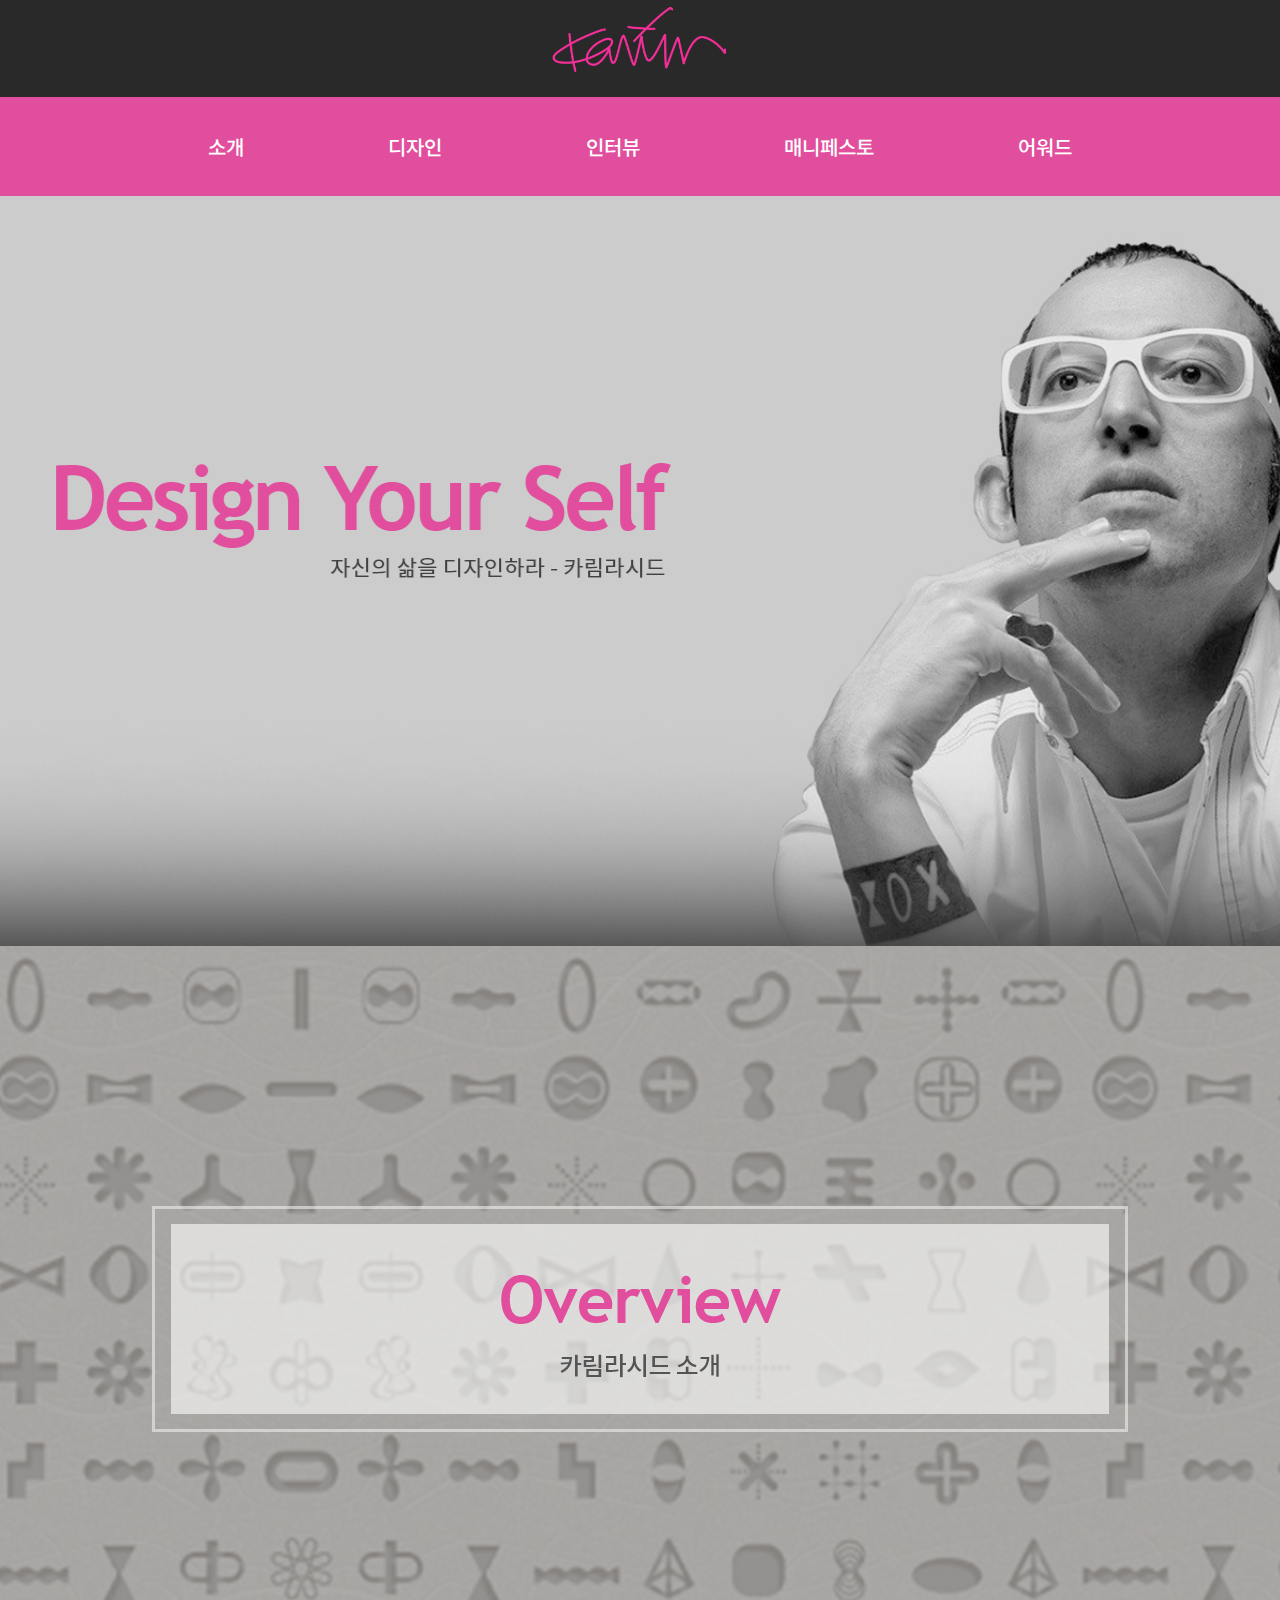
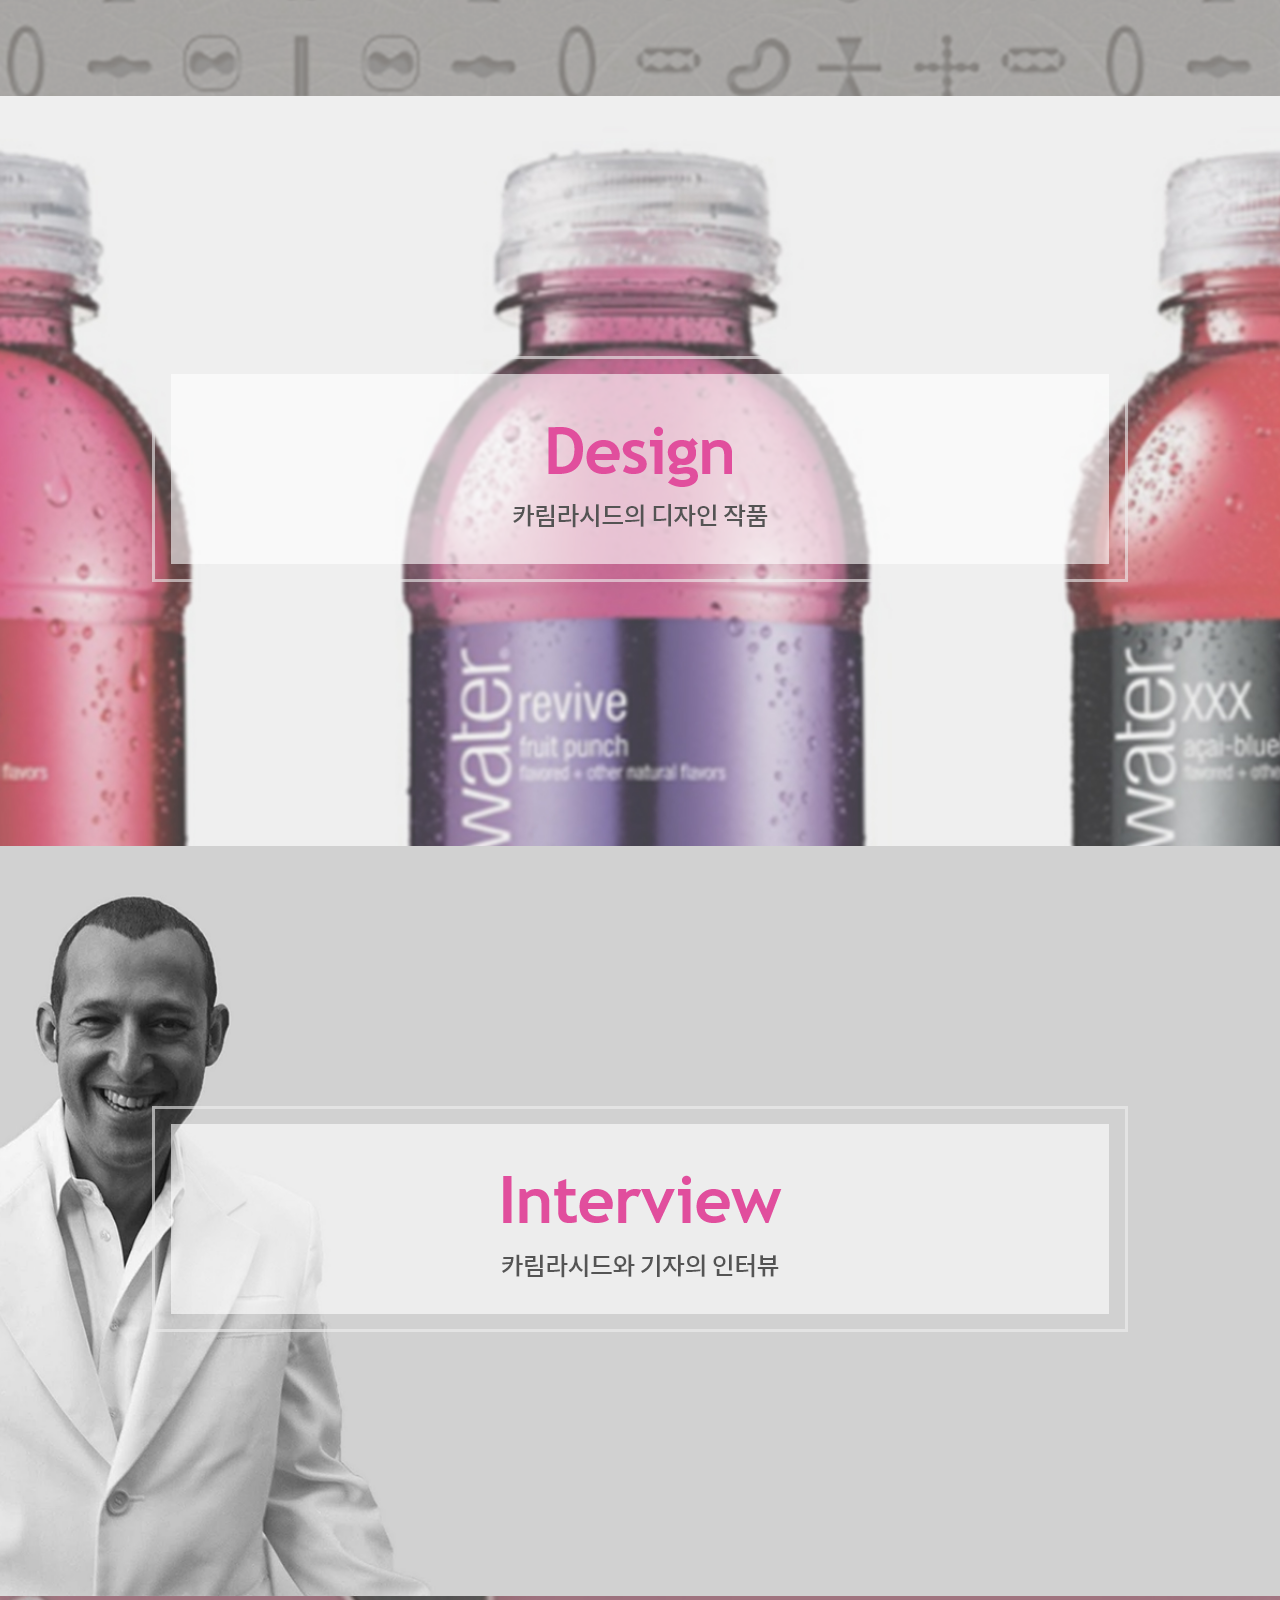
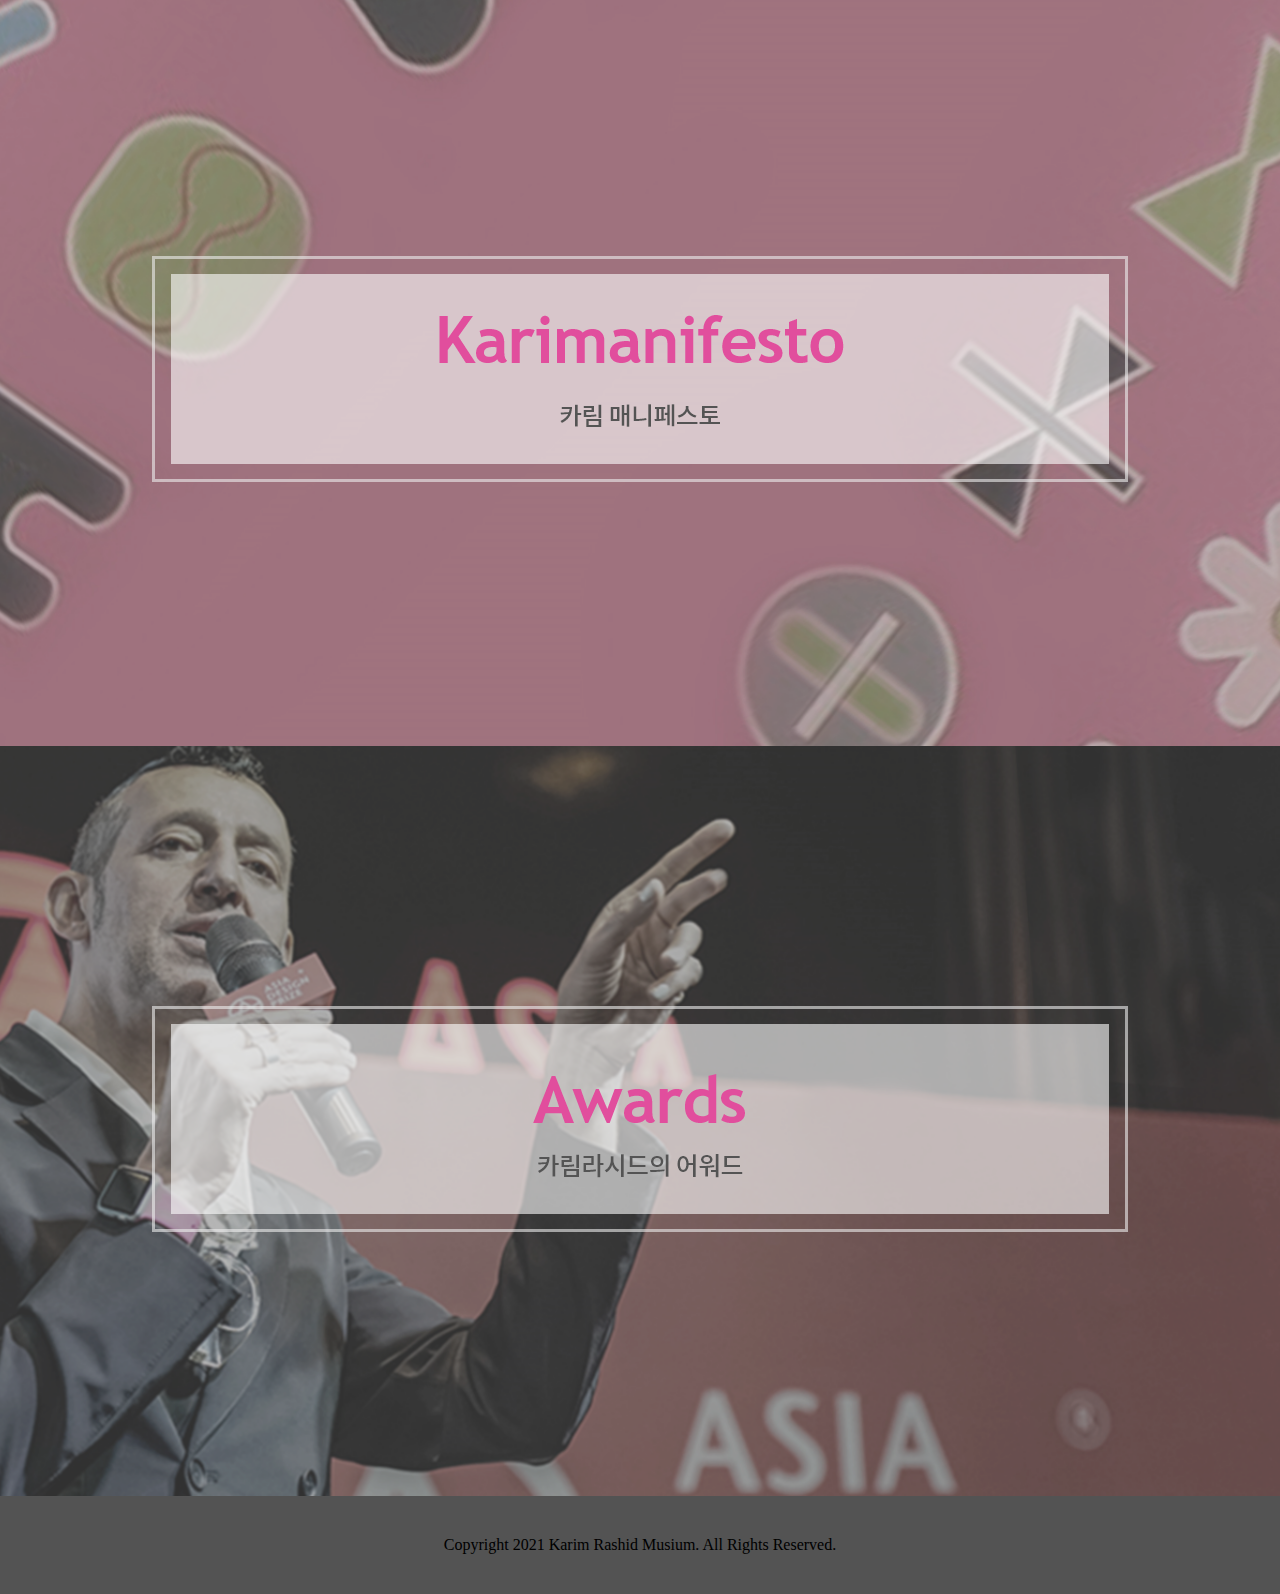
<file: index.html>
<!DOCTYPE html>
<html lang="ko" dir="ltr">
<head>
  <meta charset="utf-8">
  <title>Karim Rashid Museum</title>
  <link rel="stylesheet" href="css/master.css">
  <link rel="preconnect" href="https://fonts.gstatic.com">
  <link href="https://fonts.googleapis.com/css2?family=Noto+Sans+KR:wght@100;300;400;500;700;900&display=swap" rel="stylesheet">
</head>

  <body>

    <header><a href="index.html"><img src="img/00_01_logo.png" alt="카림라시드 로고"></a></header>

    <nav>
      <div class="menu">
        <ul>
          <li><a href="sub01.html">소개</a></li>
          <li><a href="sub02.html">디자인</a></li>
          <li><a href="sub03.html">인터뷰</a></li>
          <li><a href="sub04.html">매니페스토</a></li>
          <li><a href="sub05.html">어워드</a></li>
        </ul>
      </div>

    </nav>

    <section>

      <div class="bg bg1">
          <span class="tit1"><img src="img/00_02_title.png" alt=""></span>
      </div>
       <div class="bg bg2 bg_ext">
         <span class="bgwrap"><a href="sub01.html"><img src="img/00_04_title.png" alt=""></a></span>
        </div>
       <div class="bg bg3 bg_ext">
         <span class="bgwrap"><a href="sub02.html"><img src="img/00_06_title.png" alt=""></a></span>
        </div>
       <div class="bg bg4 bg_ext">
         <span class="bgwrap"><a href="sub03.html"><img src="img/00_08_title.png" alt=""></a></span>
        </div>
       <div class="bg bg5 bg_ext">
         <span class="bgwrap"><a href="sub04.html"><img src="img/00_10_title.png" alt=""></a></span>
        </div>
       <div class="bg bg6 bg_ext">
         <span class="bgwrap"><a href="sub05.html"><img src="img/00_12_title.png" alt=""></a></span>
        </div>

    </section>

    <footer>Copyright 2021 Karim Rashid Musium. All Rights Reserved.</footer>

  </body>
</html>
</file>
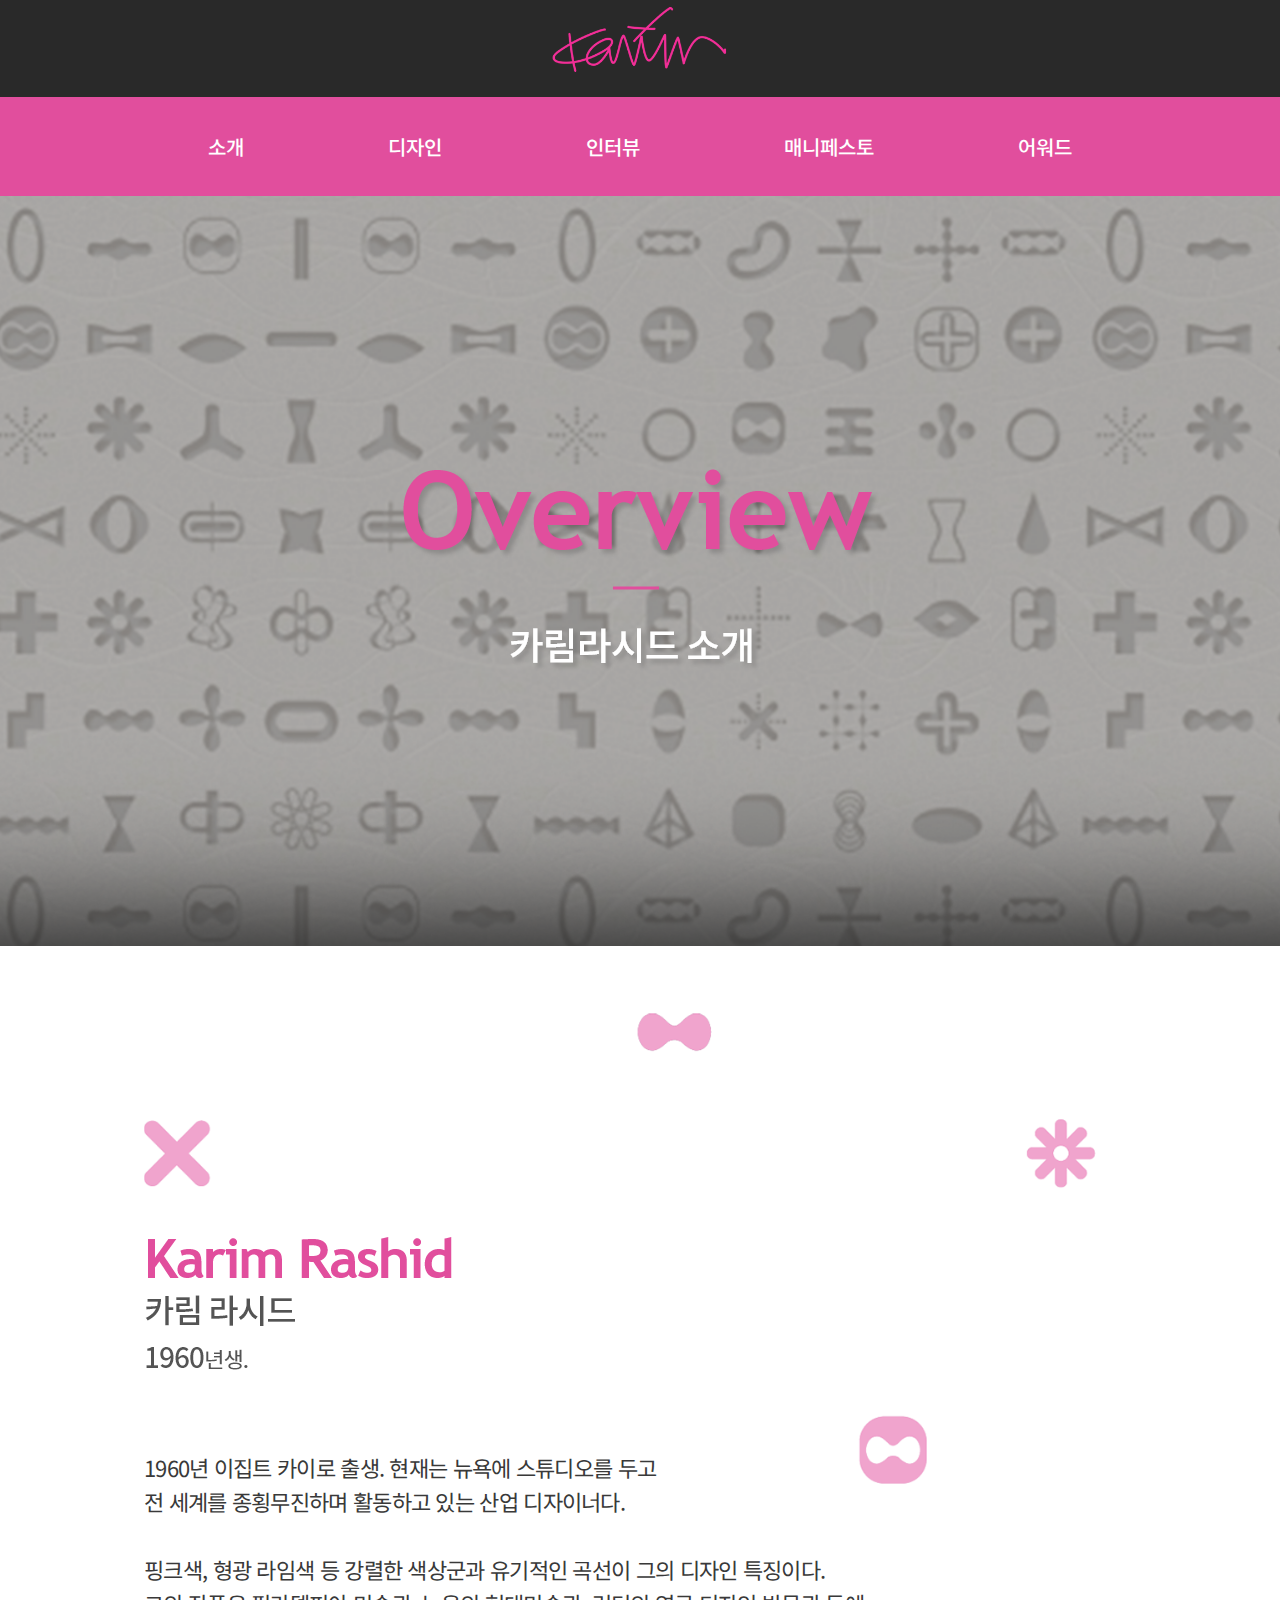
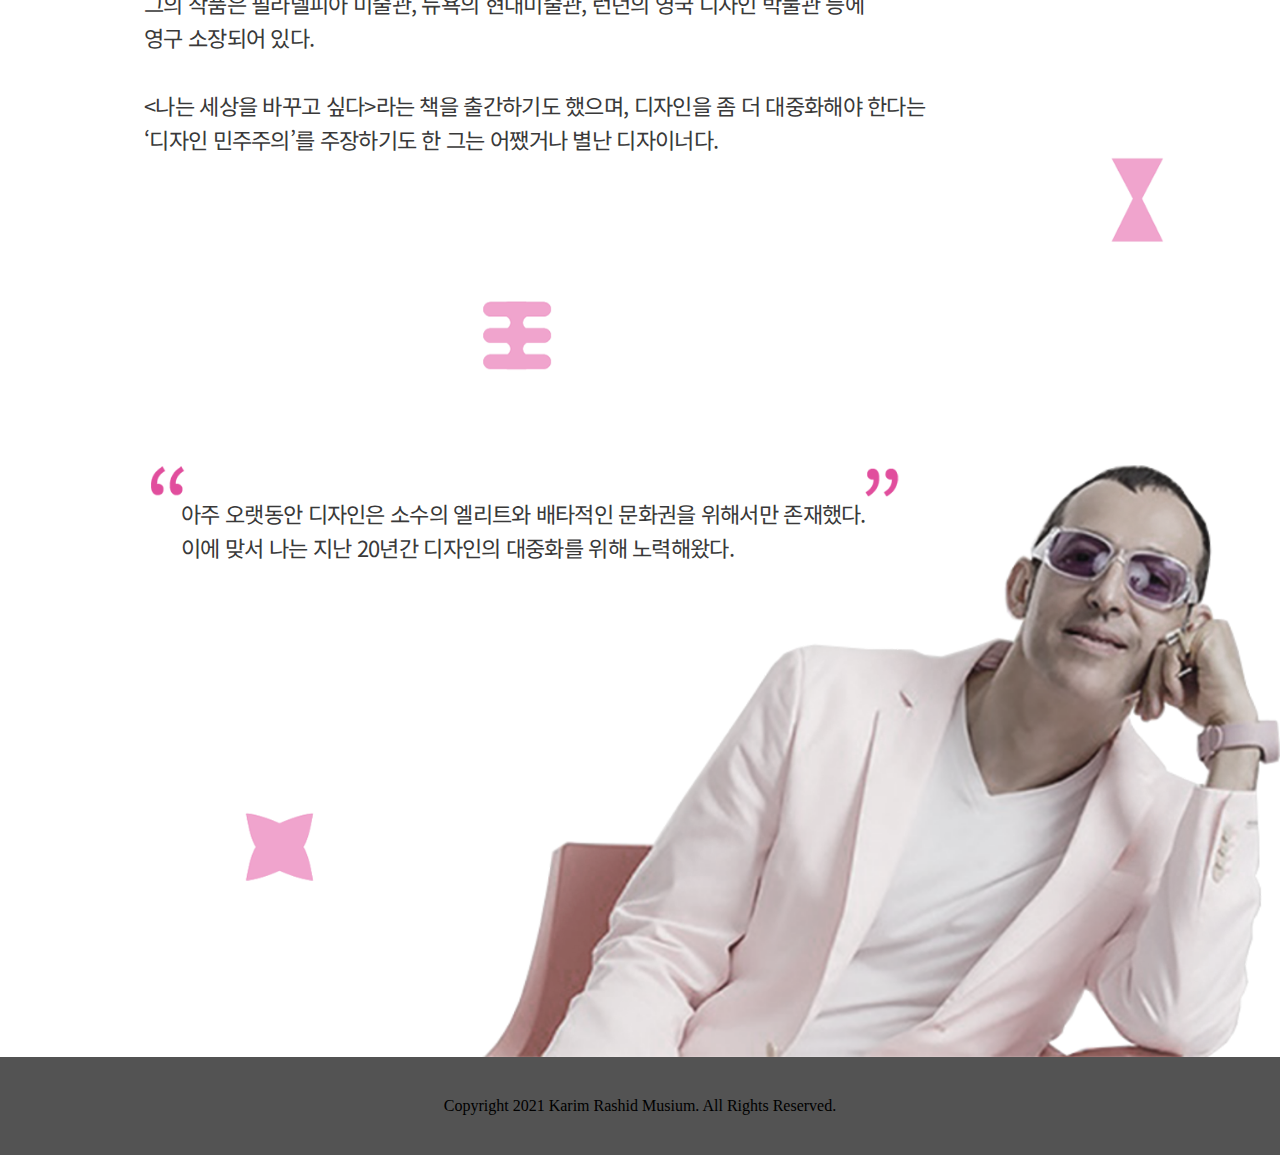
<file: sub01.html>
<!DOCTYPE html>
<html lang="ko" dir="ltr">
<head>
  <meta charset="utf-8">
  <title>Karim Rashid Museum</title>
  <link rel="stylesheet" href="css/master.css">
  <link rel="preconnect" href="https://fonts.gstatic.com">
  <link href="https://fonts.googleapis.com/css2?family=Noto+Sans+KR:wght@100;300;400;500;700;900&display=swap" rel="stylesheet">
</head>

  <body>

    <header><a href="index.html"><img src="img/00_01_logo.png" alt="카림라시드 로고"></a></header>

    <nav>
      <div class="menu">
        <ul>
          <li><a href="sub01.html">소개</a></li>
          <li><a href="sub02.html">디자인</a></li>
          <li><a href="sub03.html">인터뷰</a></li>
          <li><a href="sub04.html">매니페스토</a></li>
          <li><a href="sub05.html">어워드</a></li>
        </ul>
      </div>

    </nav>




    <section>

      <div class="bg bg1_sub01">
          <span class="tit2"><img src="img/01_02_title.png" alt=""></span>
      </div>

      <div class="sub_body">
        <div class="sub_body_wrap">
          <div class="sub01_tit">
            <img src="img/01_01.png" alt="">
          </div>
          <div class="sub01_copy">
            1960년 이집트 카이로 출생. 현재는 뉴욕에 스튜디오를 두고 <br>
            전 세계를 종횡무진하며 활동하고 있는 산업 디자이너다.<br><br>
            핑크색, 형광 라임색 등 강렬한 색상군과 유기적인 곡선이 그의 디자인 특징이다.<br>
            그의 작품은 필라델피아 미술관, 뉴욕의 현대미술관, 런던의 영국 디자인 박물관 등에<br>
            영구 소장되어 있다.<br><br> <나는 세상을 바꾸고 싶다>라는 책을 출간하기도 했으며,
            디자인을 좀 더 대중화해야 한다는 <br>‘디자인 민주주의’를 주장하기도 한 그는 어쨌거나 별난 디자이너다.
            <br><br><br><br><br><br><br><br><br><br><br>&nbsp;&nbsp;&nbsp;&nbsp;&nbsp;&nbsp;&nbsp;아주 오랫동안 디자인은 소수의 엘리트와 배타적인 문화권을 위해서만 존재했다.<br>
            &nbsp;&nbsp;&nbsp;&nbsp;&nbsp;&nbsp;&nbsp;이에 맞서 나는 지난 20년간 디자인의 대중화를 위해 노력해왔다.

          </div>
        </div>
      </div>

    </section>

    <footer>Copyright 2021 Karim Rashid Musium. All Rights Reserved.</footer>

  </body>
</html>
</file>
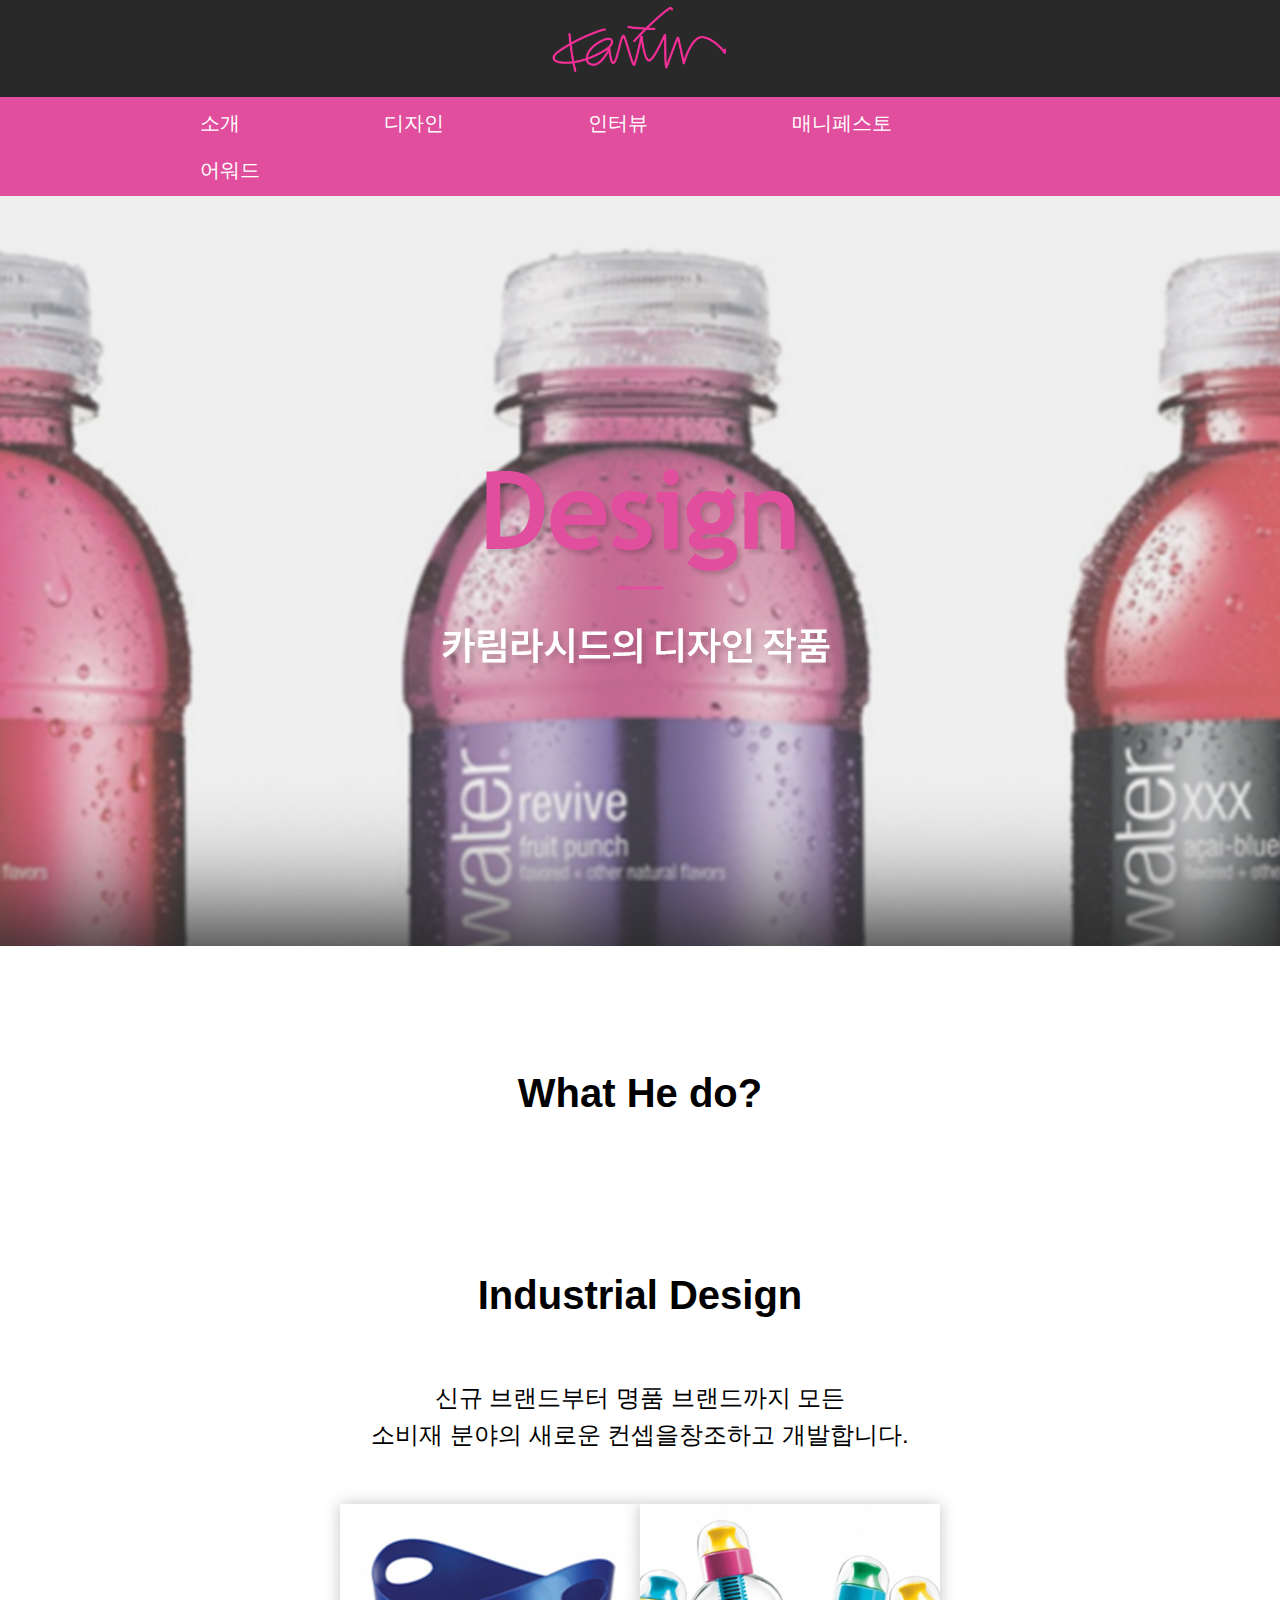
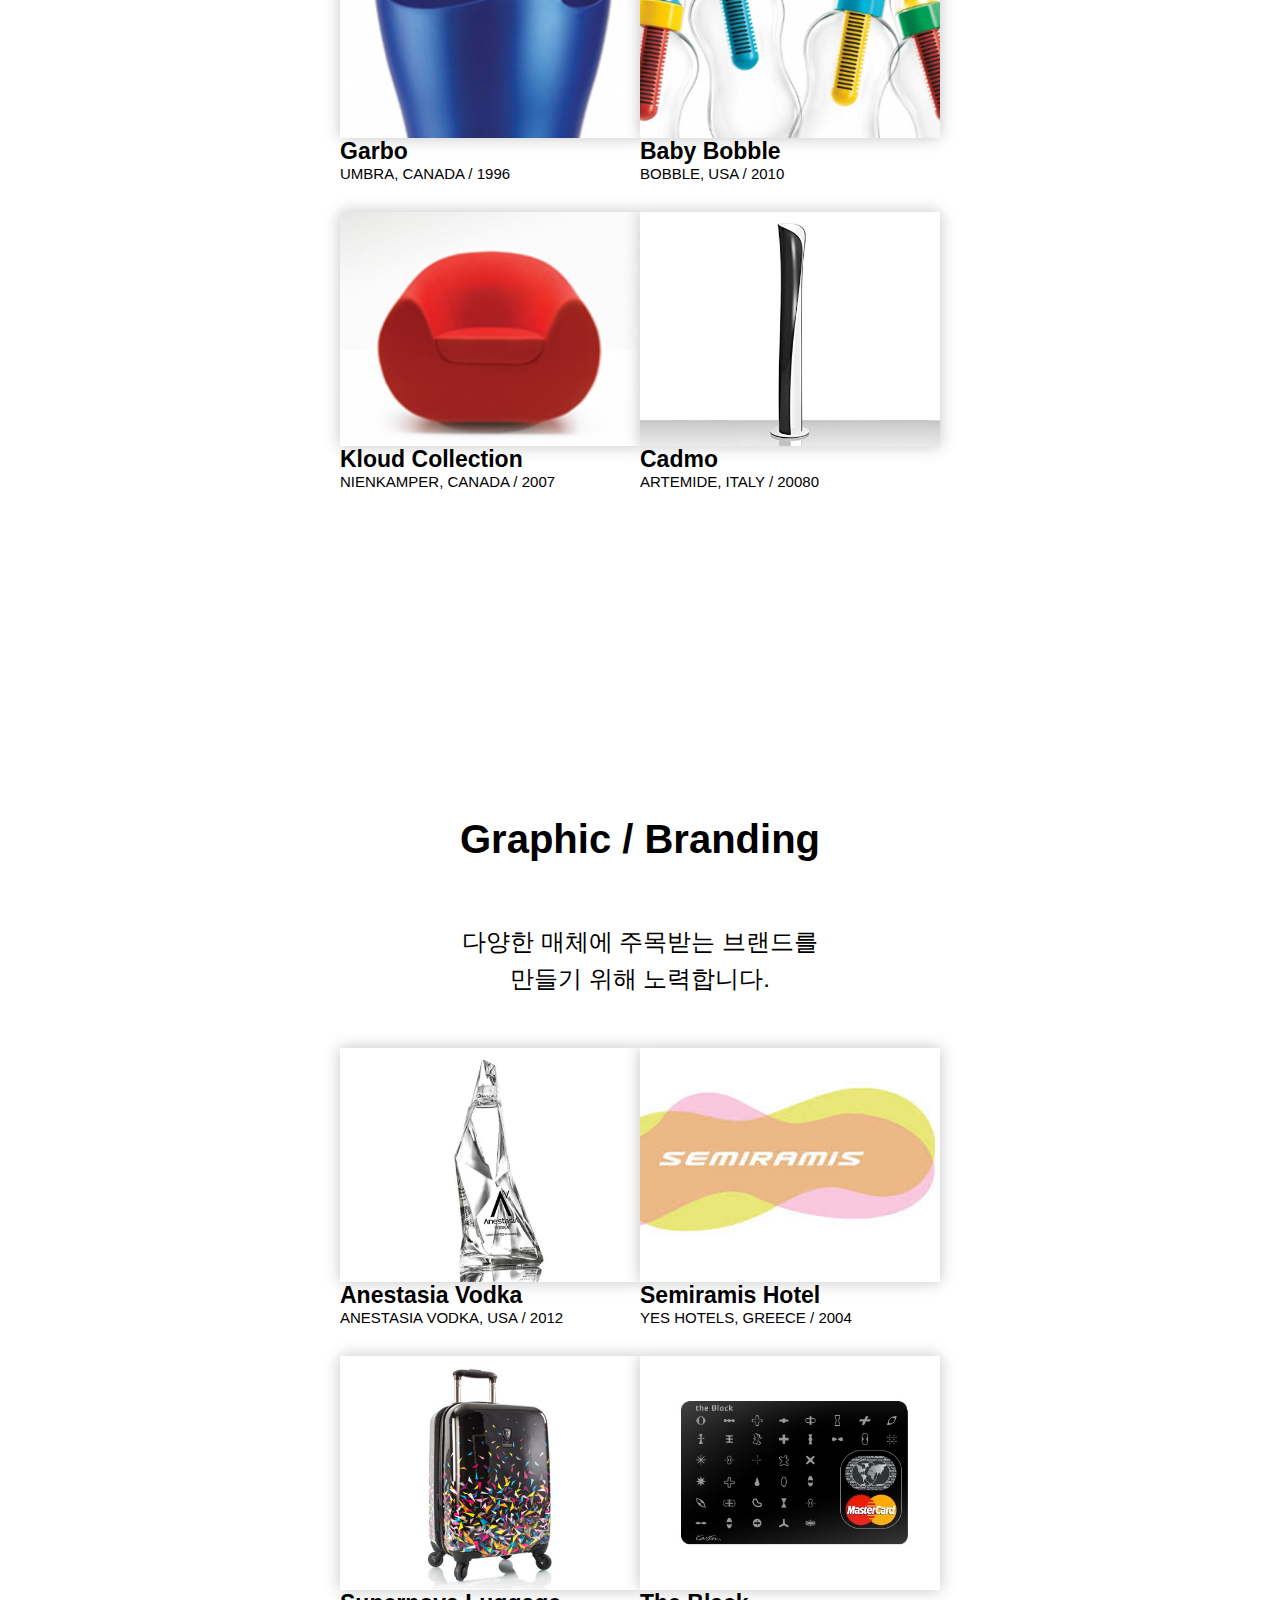
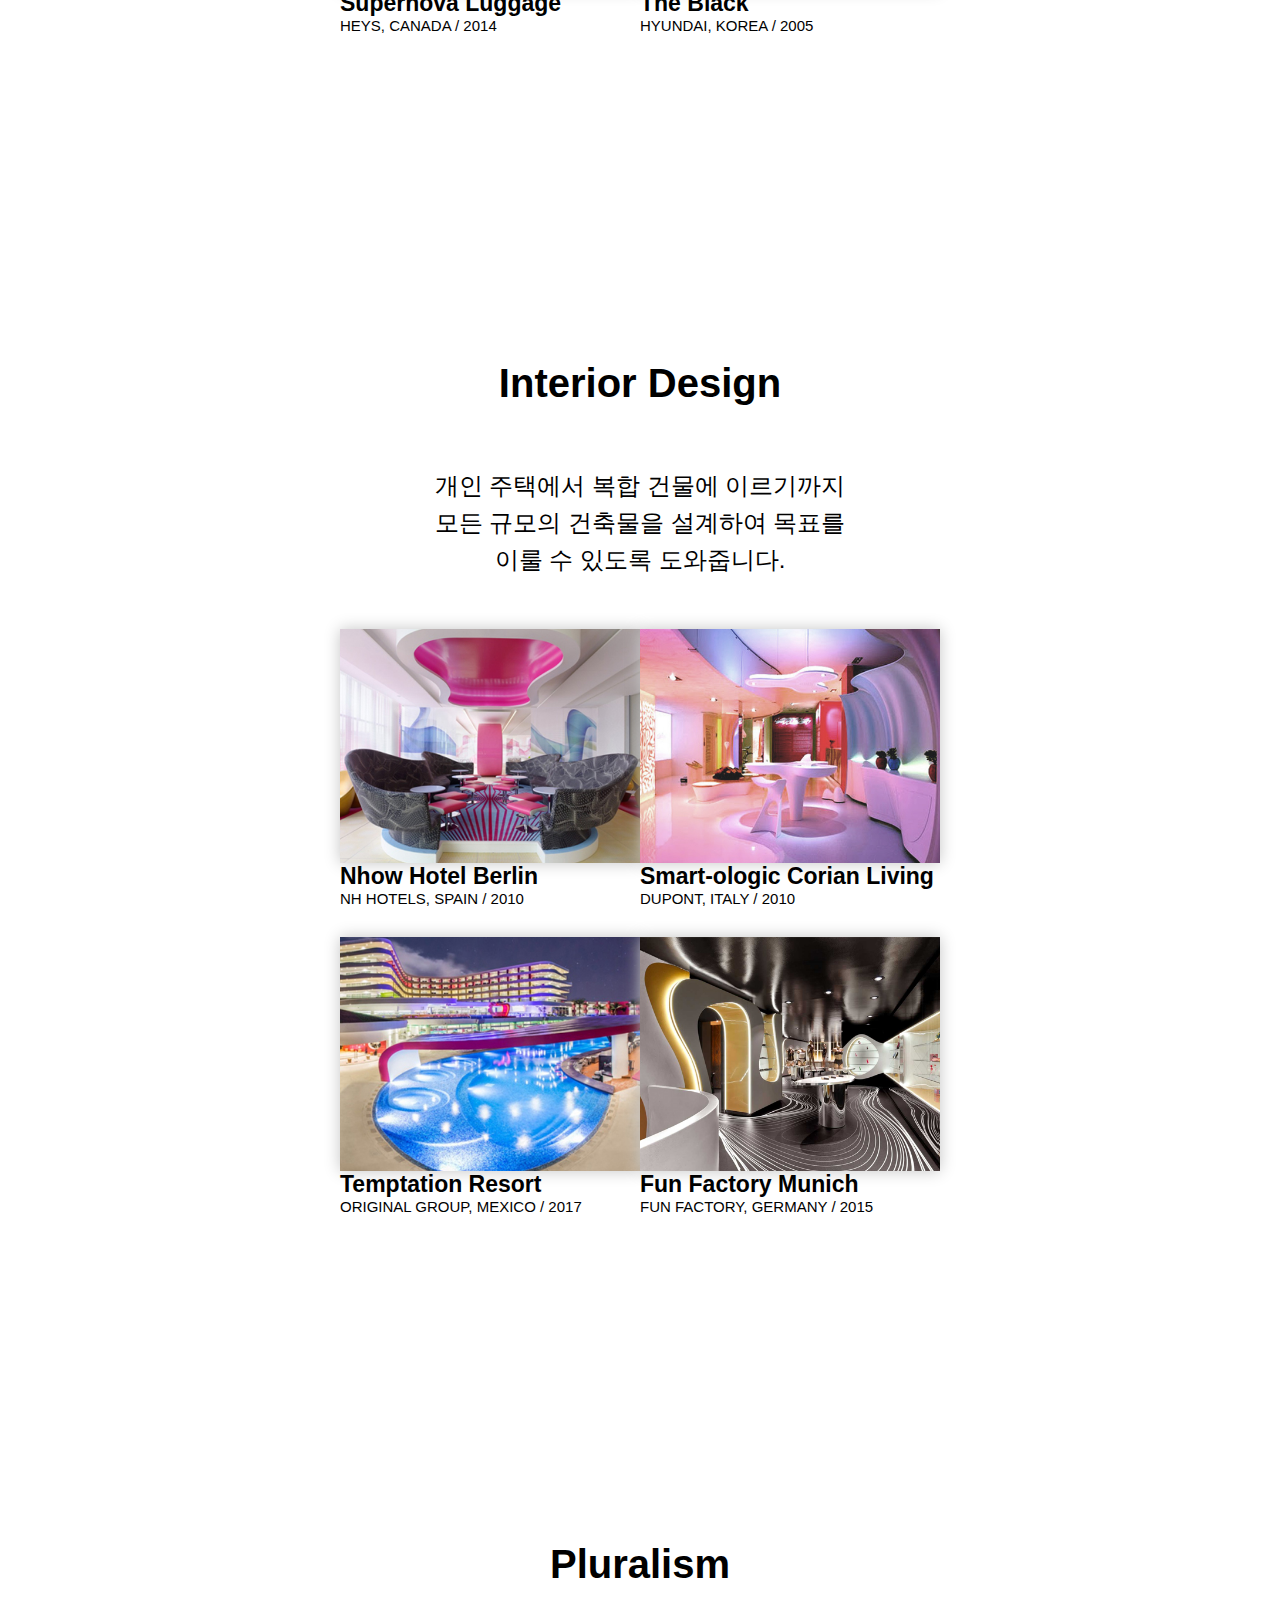
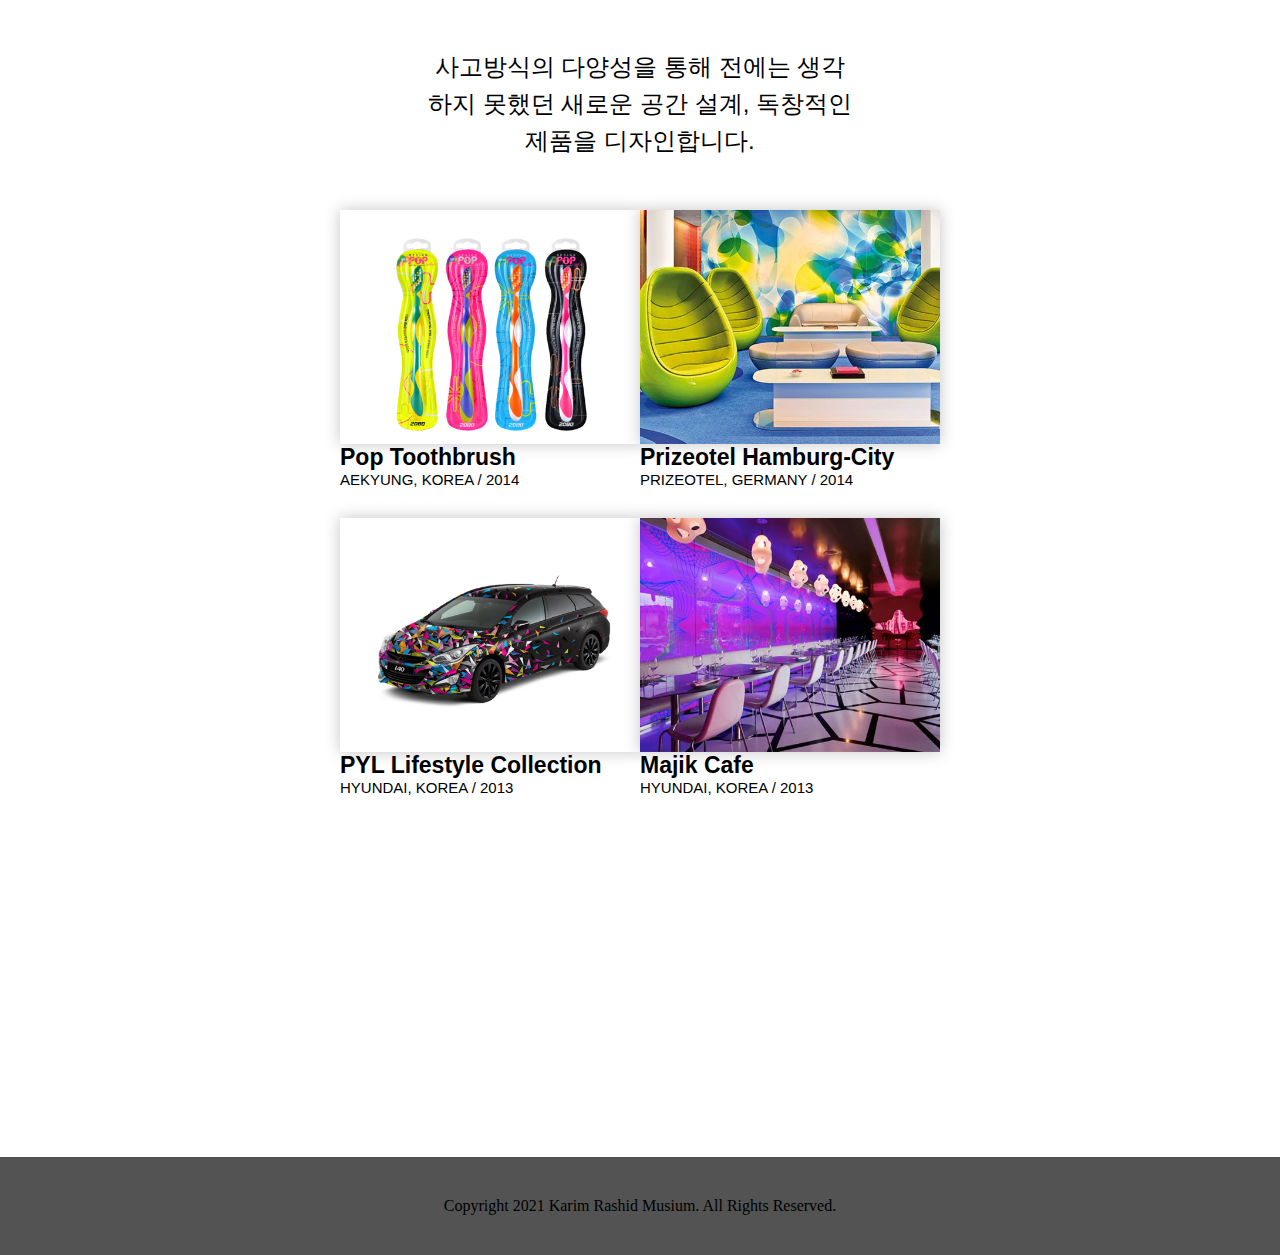
<file: sub02.html>
<!DOCTYPE html>
<html lang="ko" dir="ltr">
  <head>
    <meta charset="utf-8">
    <title>Karim Rashid Museum</title>
    <link rel="stylesheet" href="css/master.css">
  </head>

  <body>

    <header><a href="index.html"><img src="img/00_01_logo.png" alt="카림라시드 로고"></a></header>

    <nav>
      <div class="menu">
        <ul>
          <li><a href="sub01.html">소개</a></li>
          <li><a href="sub02.html">디자인</a></li>
          <li><a href="sub03.html">인터뷰</a></li>
          <li><a href="sub04.html">매니페스토</a></li>
          <li><a href="sub05.html">어워드</a></li>
        </ul>
      </div>

    </nav>

    <section>

      <div class="bg bg1_sub02">
          <span class="tit2"><img src="img/02_02_title.png" alt=""></span>
      </div>

      <div id="sub_contents_wrap">
          <div id="sub_contents">

<!--1영역-->
            <center>
              <h1 class="sub_title1">What He do?</h1>
              <h1 class="sub_title2">Industrial Design
                <p>신규 브랜드부터 명품 브랜드까지 모든</p>
              <p>소비재 분야의 새로운 컨셉을창조하고 개발합니다.</p>
            </h1>
              </center>
          <div class="contents2_wrap">

              <ul class="contents2_01">
              <li>
                <img src="img/02_01_Ds.png" width="300" height="auto" alt="">
                <p style="font-size:23px; font-weight:570;">Garbo</p>
                <p style="font-size:15px; font-weight:350;">UMBRA, CANADA / 1996</p>
              </li>
              <li>
                <img src="img/02_02_Ds.png" width="300" height="auto" alt="">
                <p style="font-size:23px; font-weight:570;">Baby Bobble</p>
                <p style="font-size:15px; font-weight:350;">BOBBLE, USA / 2010</P>
              </li>
             <li>
                <img src="img/02_03_Ds.png" width="300" height="auto" alt="">
                <p style="font-size:23px; font-weight:570;">Kloud Collection</p>
                <p style="font-size:15px; font-weight:350;">NIENKAMPER, CANADA / 2007</P>
              </li>
              <li>
                <img src="img/02_04_Ds.png" width="300" height="auto" alt="">
                <p style="font-size:23px; font-weight:570;">Cadmo</p>
                <p style="font-size:15px; font-weight:350;">ARTEMIDE, ITALY / 20080</P>
              </li>
              </ul>


<!--2영역-->
              <center>
             <h1 class="sub_title2"><br><br><br><br><br>Graphic / Branding
                <p>다양한 매체에 주목받는 브랜드를</p>
              <p>만들기 위해 노력합니다.</p>
            </h1>
              </center>
          <div class="contents2_wrap">

              <ul class="contents2_01">
              <li>
                <img src="img/02_05_Ds.png" width="300" height="auto" alt="">
                <p style="font-size:23px; font-weight:570;">Anestasia Vodka</p>
                <p style="font-size:15px; font-weight:350;">ANESTASIA VODKA, USA / 2012</p>
              </li>
              <li>
                <img src="img/02_06_Ds.png" width="300" height="auto" alt="">
                <p style="font-size:23px; font-weight:570;">Semiramis Hotel</p>
                <p style="font-size:15px; font-weight:350;">YES HOTELS, GREECE / 2004</P>
              </li>
             <li>
                <img src="img/02_07_Ds.png" width="300" height="auto" alt="">
                <p style="font-size:23px; font-weight:570;">Supernova Luggage</p>
                <p style="font-size:15px; font-weight:350;">HEYS, CANADA / 2014</P>
              </li>
              <li>
                <img src="img/02_08_Ds.png" width="300" height="auto" alt="">
                <p style="font-size:23px; font-weight:570;">The Black</p>
                <p style="font-size:15px; font-weight:350;">HYUNDAI, KOREA / 2005</P>
              </li>
              </ul>

<!--3영역-->
              <center>
             <h1 class="sub_title2"><br><br><br><br><br>Interior Design
                <p>개인 주택에서 복합 건물에 이르기까지</p>
              <p>모든 규모의 건축물을 설계하여 목표를</p>
              <p>이룰 수 있도록 도와줍니다.</p>
            </h1>
              </center>
            <div class="contents2_wrap">

              <ul class="contents2_01">
              <li>
                <img src="img/02_09_Ds.png" width="300" height="auto" alt="">
                <p style="font-size:23px; font-weight:570;">Nhow Hotel Berlin</p>
                <p style="font-size:15px; font-weight:350;">NH HOTELS, SPAIN / 2010</p>
              </li>
              <li>
                <img src="img/02_10_Ds.png" width="300" height="auto" alt="">
                <p style="font-size:23px; font-weight:570;">Smart-ologic Corian Living</p>
                <p style="font-size:15px; font-weight:350;">DUPONT, ITALY / 2010</P>
              </li>
             <li>
                <img src="img/02_11_Ds.png" width="300" height="auto" alt="">
                <p style="font-size:23px; font-weight:570;">Temptation Resort</p>
                <p style="font-size:15px; font-weight:350;">ORIGINAL GROUP, MEXICO / 2017</P>
              </li>
              <li>
                <img src="img/02_12_Ds.png" width="300" height="auto" alt="">
                <p style="font-size:23px; font-weight:570;">Fun Factory Munich</p>
                <p style="font-size:15px; font-weight:350;">FUN FACTORY, GERMANY / 2015</P>
              </li>
              </ul>

<!--4영역-->
              <center>
             <h1 class="sub_title2"><br><br><br><br><br>Pluralism
                <p>사고방식의 다양성을 통해 전에는 생각</p>
              <p>하지 못했던 새로운 공간 설계, 독창적인</p>
              <p>제품을 디자인합니다.</p>
            </h1>
              </center>
            <div class="contents2_wrap">

              <ul class="contents2_01">
              <li>
                <img src="img/02_13_Ds.png" width="300" height="auto" alt="">
                <p style="font-size:23px; font-weight:570;">Pop Toothbrush</p>
                <p style="font-size:15px; font-weight:350;">AEKYUNG, KOREA / 2014</p>
              </li>
              <li>
                <img src="img/02_14_Ds.png" width="300" height="auto" alt="">
                <p style="font-size:23px; font-weight:570;">Prizeotel Hamburg-City</p>
                <p style="font-size:15px; font-weight:350;">PRIZEOTEL, GERMANY / 2014</P>
              </li>
             <li>
                <img src="img/02_15_Ds.png" width="300" height="auto" alt="">
                <p style="font-size:23px; font-weight:570;">PYL Lifestyle Collection</p>
                <p style="font-size:15px; font-weight:350;">HYUNDAI, KOREA / 2013</P>
              </li>
              <li>
                <img src="img/02_16_Ds.png" width="300" height="auto" alt="">
                <p style="font-size:23px; font-weight:570;">Majik Cafe</p>
                <p style="font-size:15px; font-weight:350;">HYUNDAI, KOREA / 2013</P>
              </li>
              </ul>

          </div>
      </div><!--100%영역-->

    </section>

    <footer>Copyright 2021 Karim Rashid Musium. All Rights Reserved.</footer>

  </body>
</html>
</file>
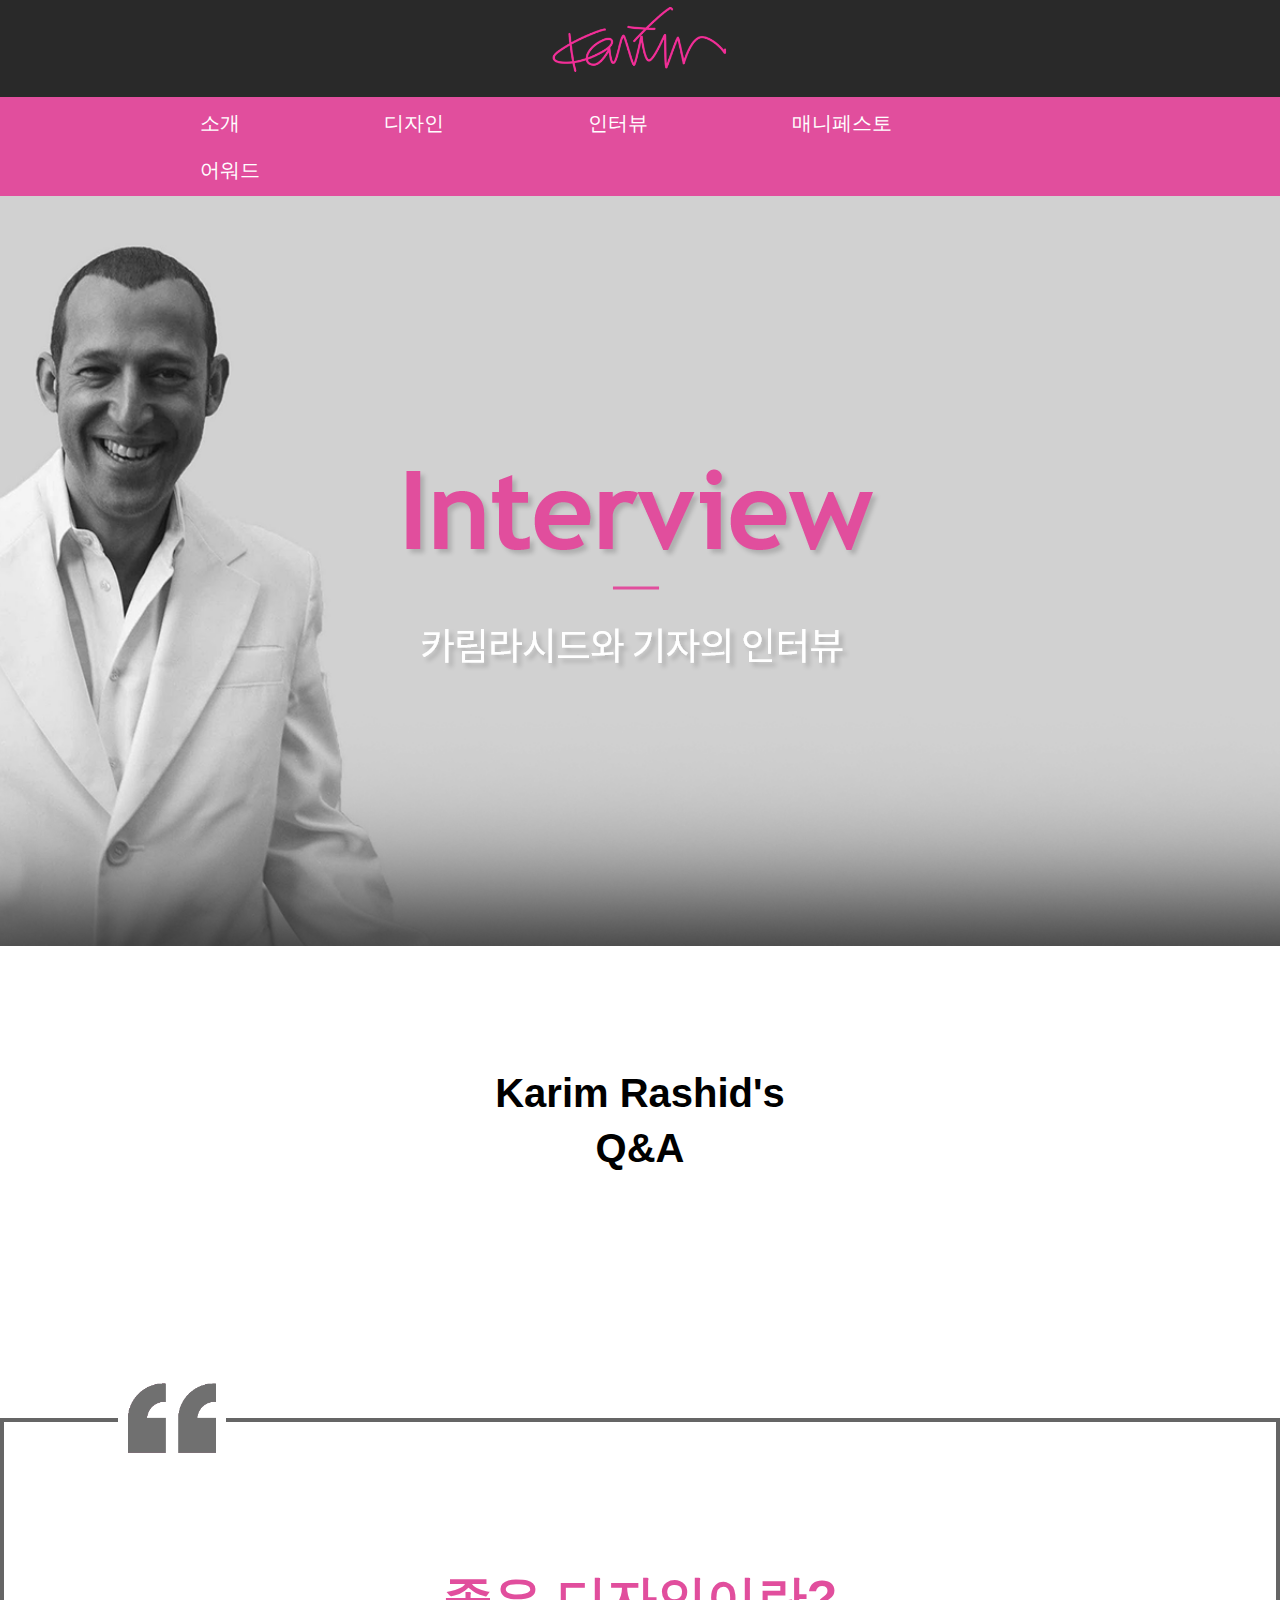
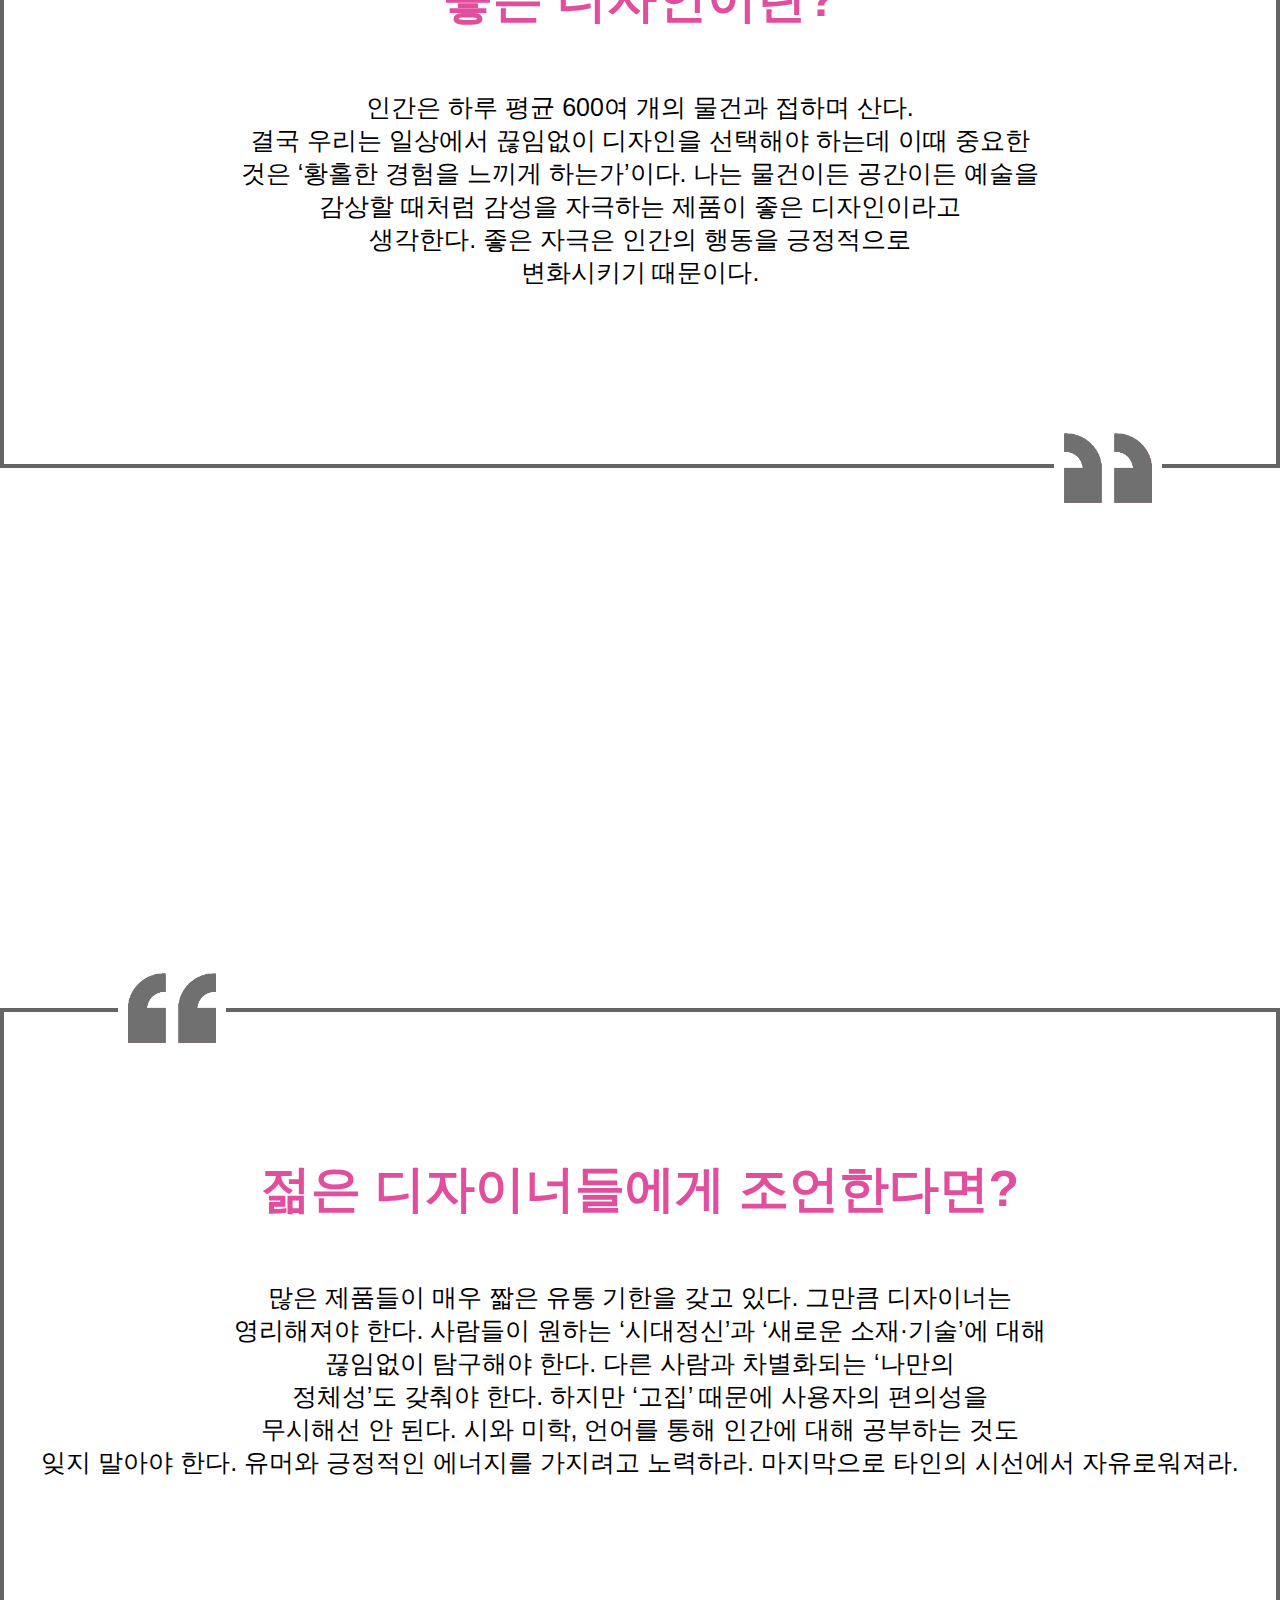
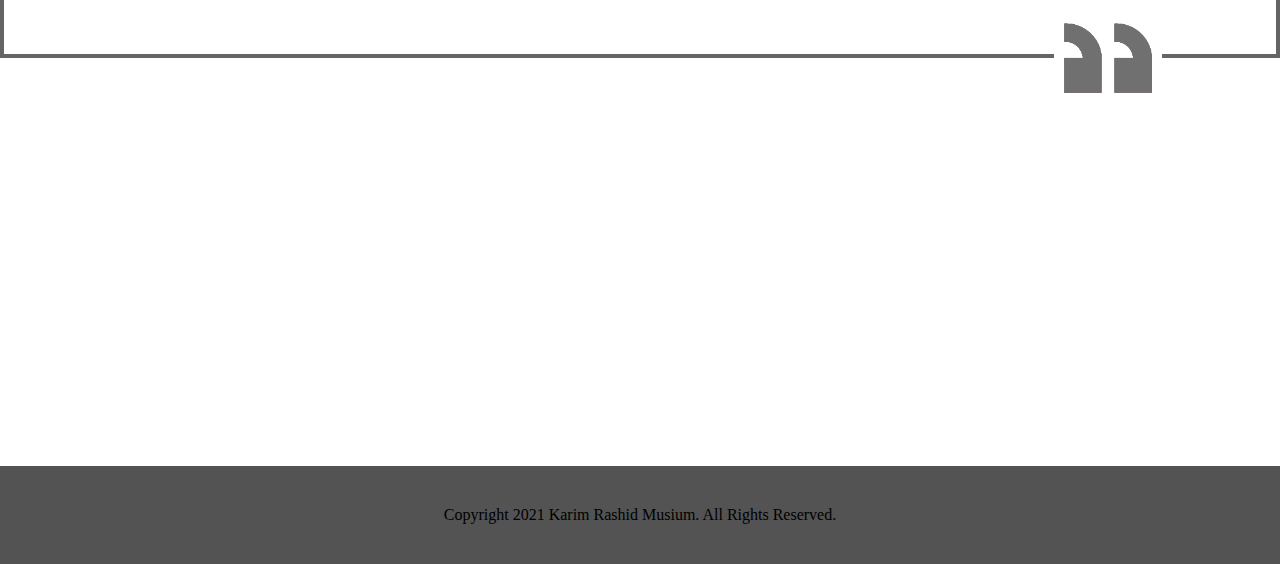
<file: sub03.html>
<!DOCTYPE html>
<html lang="ko" dir="ltr">
  <head>
    <meta charset="utf-8">
    <title>Karim Rashid Museum</title>
    <link rel="stylesheet" href="css/master.css">
  </head>

  <body>

    <header><a href="index.html"><img src="img/00_01_logo.png" alt="카림라시드 로고"></a></header>

    <nav>
      <div class="menu">
        <ul>
          <li><a href="sub01.html">소개</a></li>
          <li><a href="sub02.html">디자인</a></li>
          <li><a href="sub03.html">인터뷰</a></li>
          <li><a href="sub04.html">매니페스토</a></li>
          <li><a href="sub05.html">어워드</a></li>
        </ul>
      </div>

    </nav>

    <section>

      <div class="bg bg1_sub03">
          <span class="tit2"><img src="img/03_02_title.png" alt=""></span>
      </div>

      <div id="sub_contents_wrap_03">
          <div id="sub_contents_03">

<!--1영역-->

              <h1 class="sub_title1">Karim Rashid's <br>Q&A</h1>

              <div class="contents3_wrap">
                <h1 style="color: #E14E9D ">좋은 디자인이란?</h1> <br><br>
                인간은 하루 평균 600여 개의 물건과 접하며 산다.<br>
                결국 우리는 일상에서 끊임없이 디자인을 선택해야 하는데 이때 중요한 <br>
                것은 ‘황홀한 경험을 느끼게 하는가’이다. 나는 물건이든 공간이든 예술을
                <br>감상할 때처럼 감성을 자극하는 제품이 좋은 디자인이라고<br>
                생각한다. 좋은 자극은 인간의 행동을 긍정적으로<br>
                변화시키기 때문이다.

              </div>
              <div class="contents3_wrap">
                <h1 style="color: #E14E9D ">젊은 디자이너들에게 조언한다면?</h1> <br><br>
                많은 제품들이 매우 짧은 유통 기한을 갖고 있다. 그만큼 디자이너는<br>
                 영리해져야 한다. 사람들이 원하는 ‘시대정신’과 ‘새로운 소재·기술’에 대해 <br>
              끊임없이 탐구해야 한다. 다른 사람과 차별화되는 ‘나만의
                <br>정체성’도 갖춰야 한다.  하지만 ‘고집’ 때문에 사용자의 편의성을 <br>
                무시해선 안 된다. 시와 미학, 언어를 통해 인간에 대해 공부하는 것도 <br>
                잊지 말아야 한다. 유머와 긍정적인 에너지를 가지려고 노력하라. 
                마지막으로 타인의 시선에서 자유로워져라.


              </div>









    </section>

    <footer>Copyright 2021 Karim Rashid Musium. All Rights Reserved.</footer>

  </body>
</html>
</file>
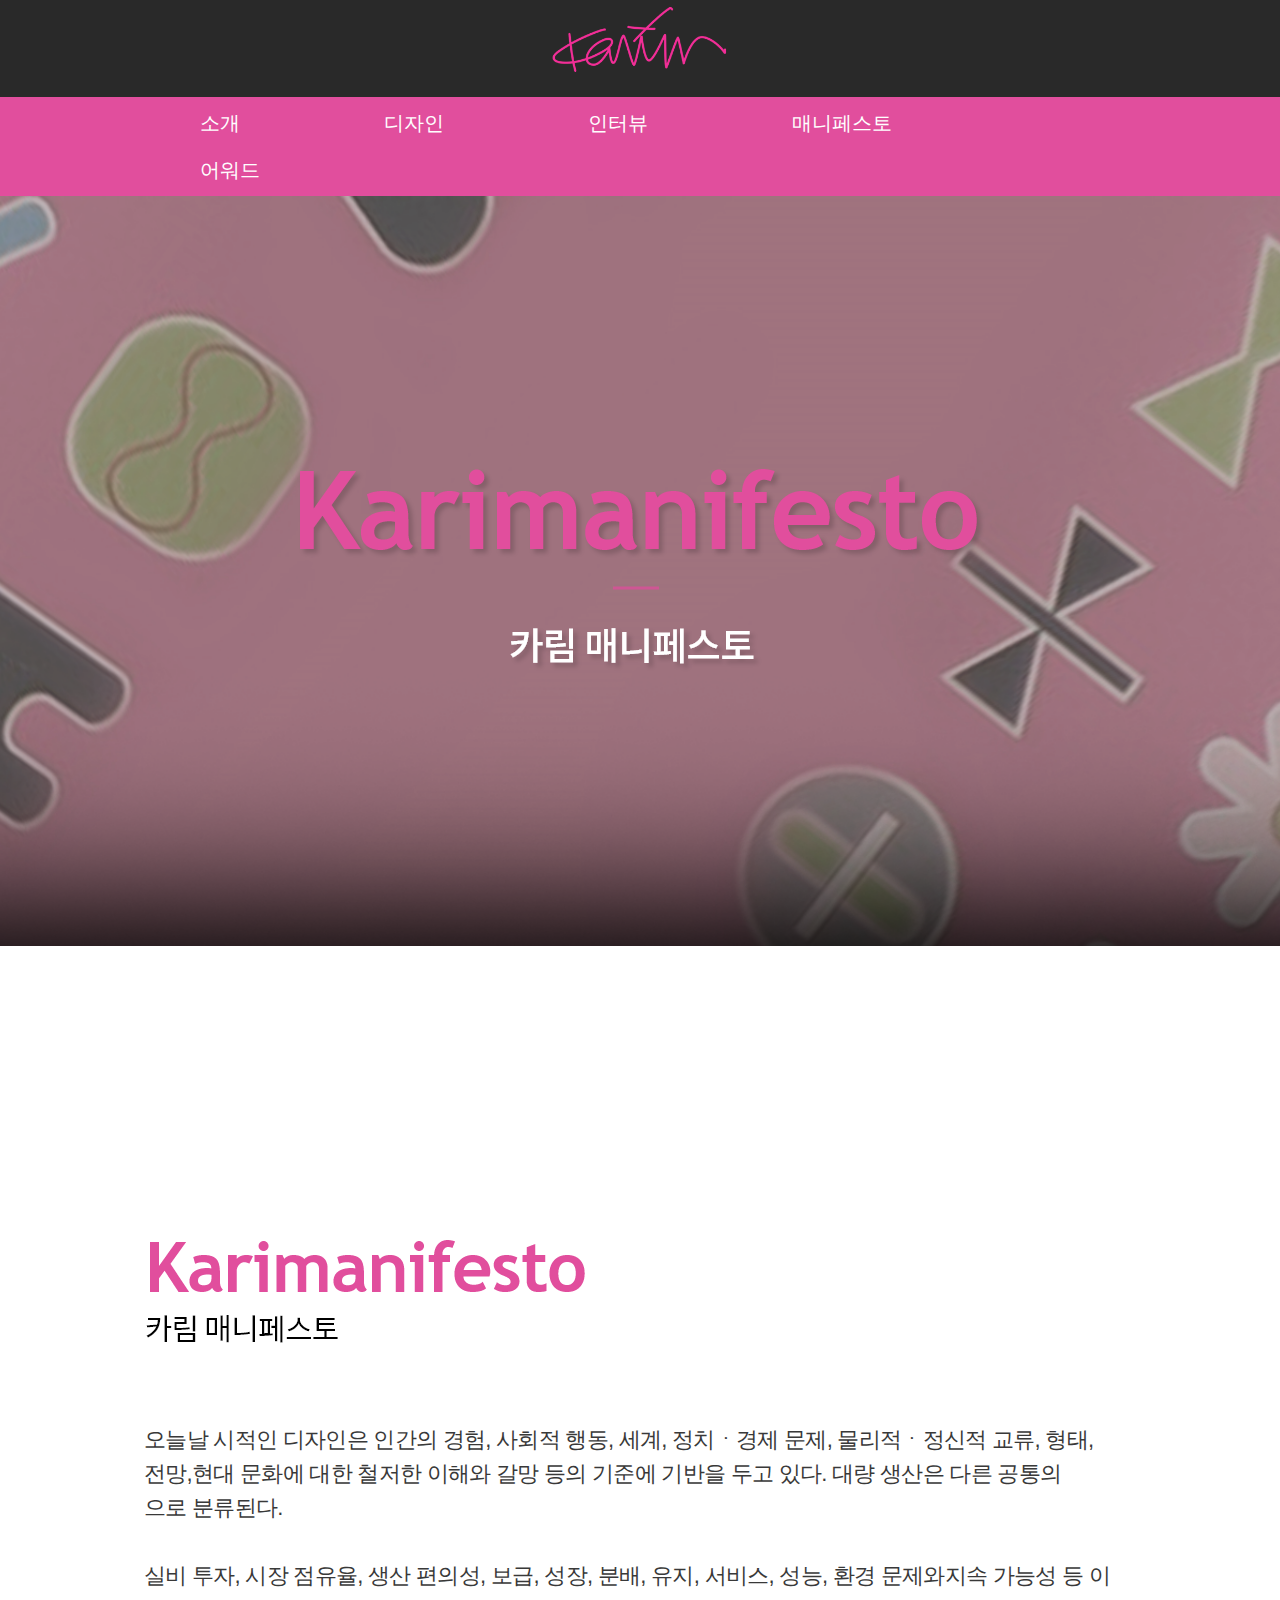
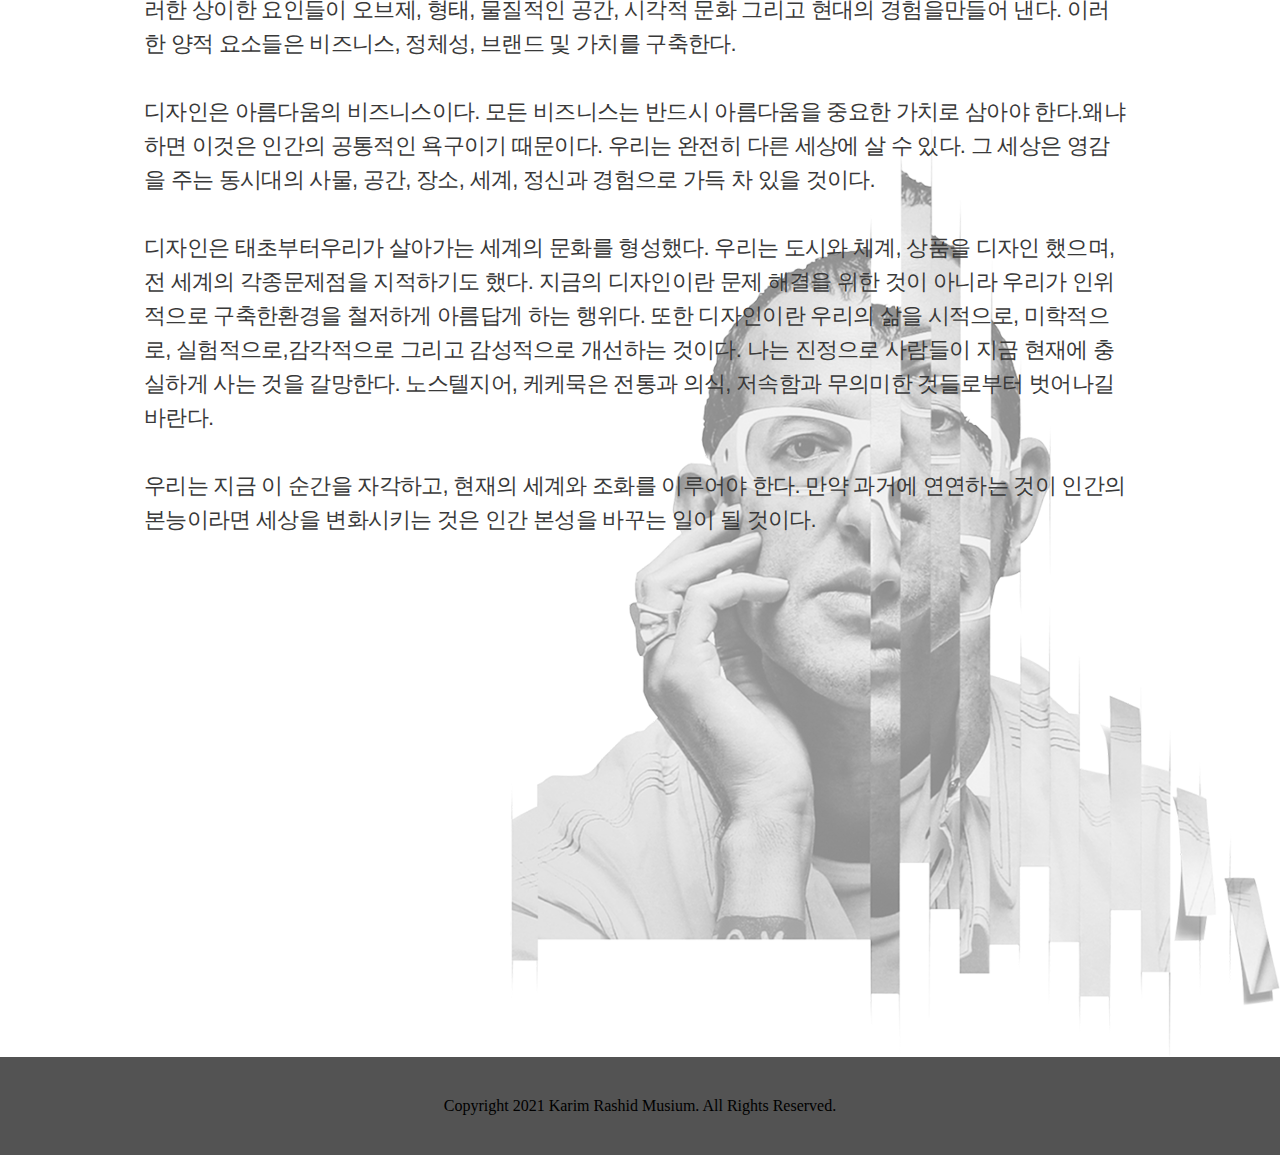
<file: sub04.html>
<!DOCTYPE html>
<html lang="ko" dir="ltr">
  <head>
    <meta charset="utf-8">
    <title>Karim Rashid Museum</title>
    <link rel="stylesheet" href="css/master.css">
  </head>

  <body>

    <header><a href="index.html"><img src="img/00_01_logo.png" alt="카림라시드 로고"></a></header>

    <nav>
      <div class="menu">
        <ul>
          <li><a href="sub01.html">소개</a></li>
          <li><a href="sub02.html">디자인</a></li>
          <li><a href="sub03.html">인터뷰</a></li>
          <li><a href="sub04.html">매니페스토</a></li>
          <li><a href="sub05.html">어워드</a></li>
        </ul>
      </div>

    </nav>

    <section>

      <div class="bg bg1_sub04">
          <span class="tit2"><img src="img/04_02_title.png" alt=""></span>
      </div>

      <div class="sub04_body">
        <div class="sub04_body_wrap">
          <div class="sub01_tit">
            <img src="img/04_03.png" alt="">
          </div>
          <div class="sub01_copy">
            오늘날 시적인 디자인은 인간의 경험, 사회적 행동, 세계, 정치ㆍ경제 문제, 물리적ㆍ정신적 교류, 형태, <br>
             전망,현대 문화에 대한 철저한 이해와 갈망 등의 기준에 기반을 두고 있다. 대량 생산은 다른 공통의<br>
             으로 분류된다. <br><br>
            실비 투자, 시장 점유율, 생산 편의성, 보급, 성장, 분배, 유지, 서비스, 성능, 환경 문제와지속 가능성 등 이<br>
            러한 상이한 요인들이 오브제, 형태, 물질적인 공간, 시각적 문화 그리고 현대의 경험을만들어 낸다. 이러<br>
            한 양적 요소들은 비즈니스, 정체성, 브랜드 및 가치를 구축한다.<br><br>
            디자인은 아름다움의 비즈니스이다. 모든 비즈니스는 반드시 아름다움을 중요한 가치로 삼아야 한다.왜냐<br>
            하면 이것은 인간의 공통적인 욕구이기 때문이다. 우리는 완전히 다른 세상에 살 수 있다. 그 세상은 영감<br>
          을 주는 동시대의 사물, 공간, 장소, 세계, 정신과 경험으로 가득 차 있을 것이다. <br><br>
          디자인은 태초부터우리가 살아가는 세계의 문화를 형성했다. 우리는 도시와 체계, 상품을 디자인 했으며, <br>
          전 세계의 각종문제점을 지적하기도 했다. 지금의 디자인이란 문제 해결을 위한 것이 아니라 우리가 인위<br>
          적으로 구축한환경을 철저하게 아름답게 하는 행위다. 또한 디자인이란 우리의 삶을 시적으로, 미학적으
          <br>로, 실험적으로,감각적으로 그리고 감성적으로 개선하는 것이다. 나는 진정으로 사람들이 지금 현재에 충<br>
          실하게 사는 것을 갈망한다. 노스텔지어, 케케묵은 전통과 의식, 저속함과 무의미한 것들로부터 벗어나길 <br
          >바란다.<br><br>
          우리는 지금 이 순간을 자각하고, 현재의 세계와 조화를 이루어야 한다. 만약 과거에 연연하는 것이 인간의 <br>
          본능이라면 세상을 변화시키는 것은 인간 본성을 바꾸는 일이 될 것이다.
          </div>
        </div>
      </div>

    </section>

    <footer>Copyright 2021 Karim Rashid Musium. All Rights Reserved.</footer>

  </body>
</html>
</file>
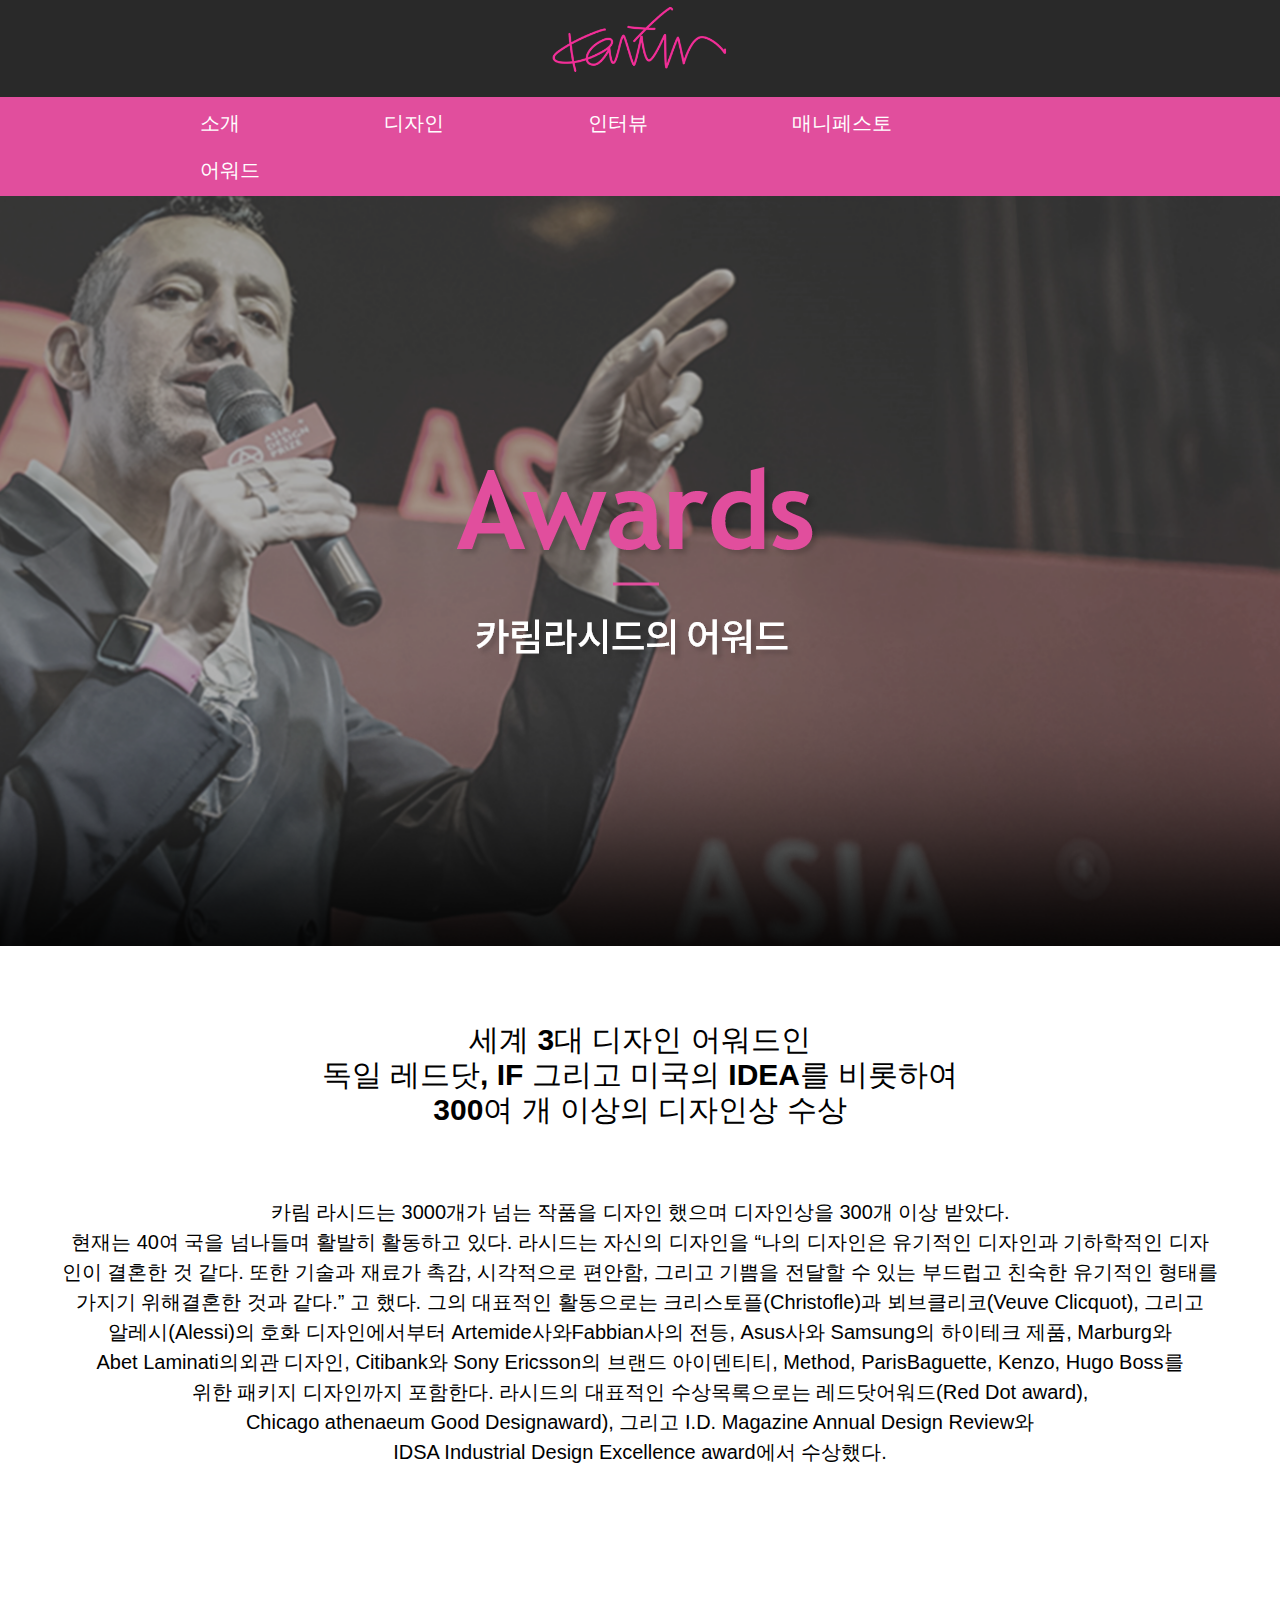
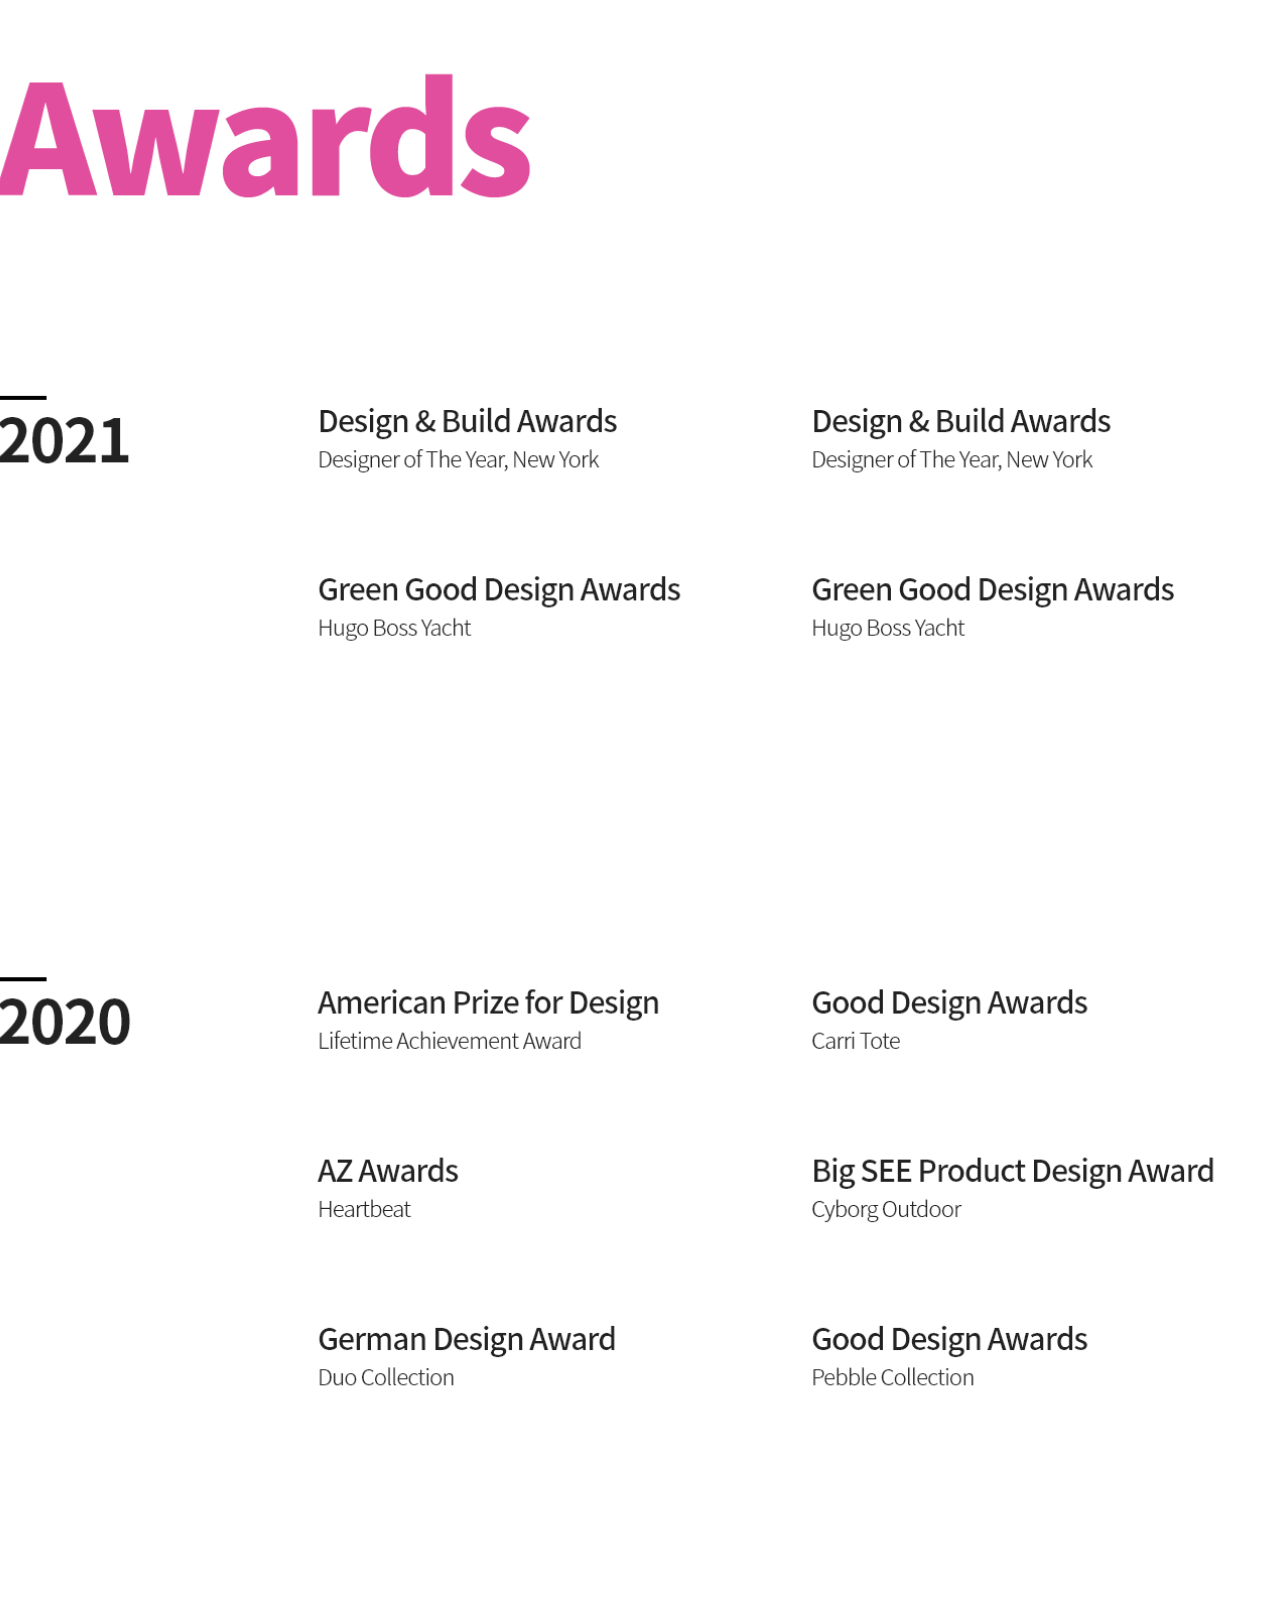
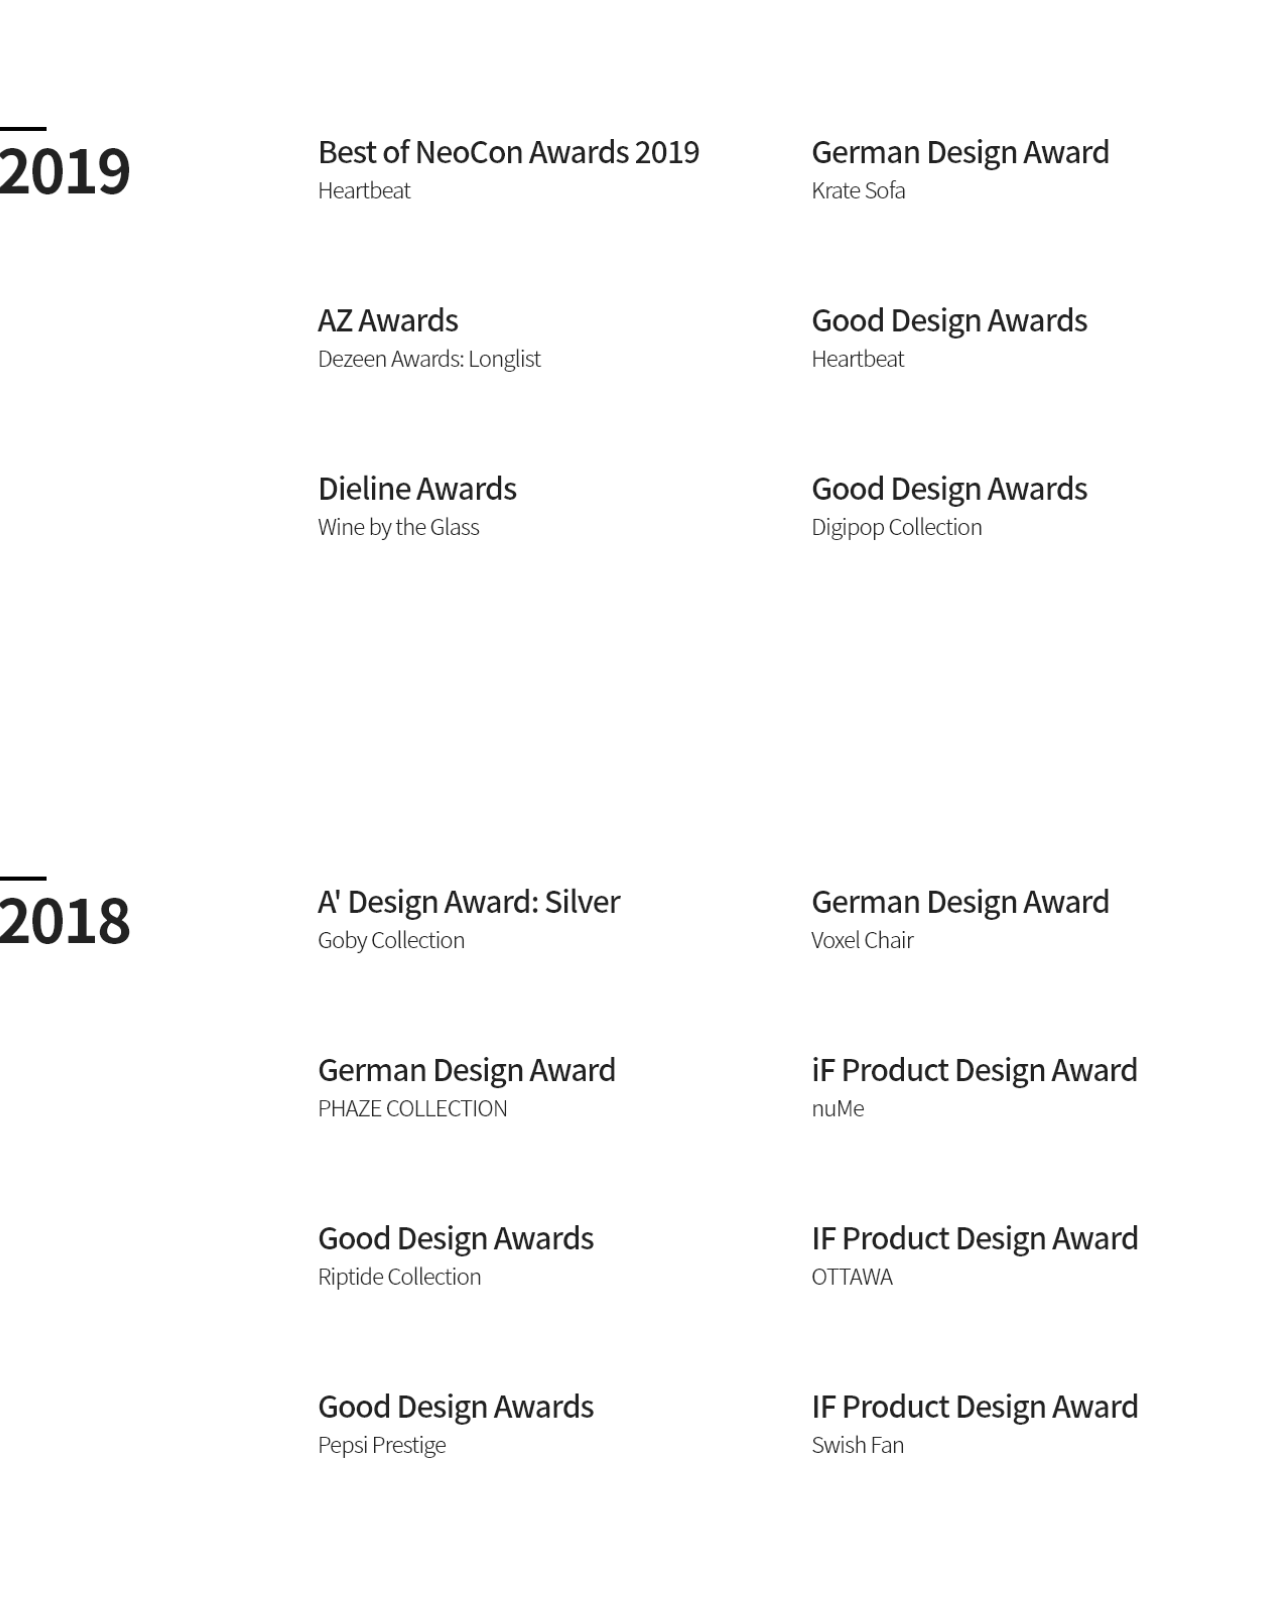
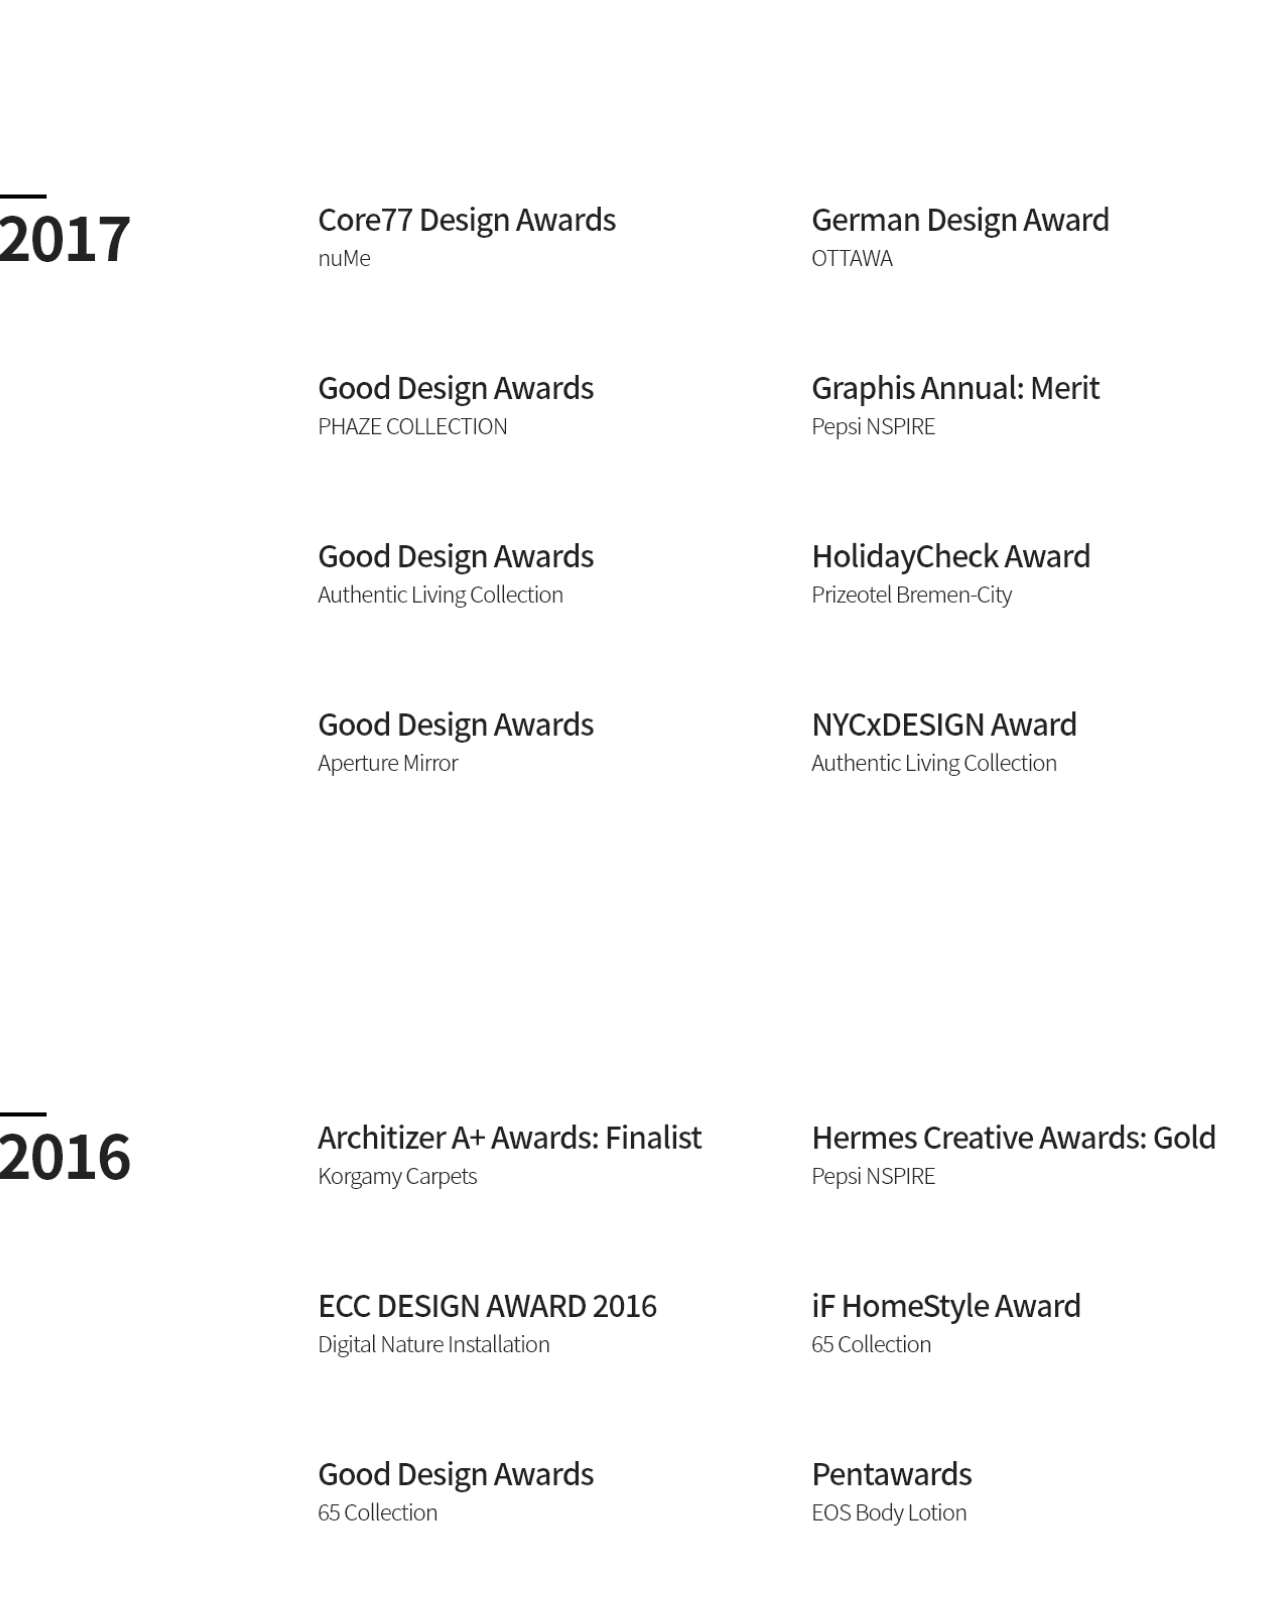
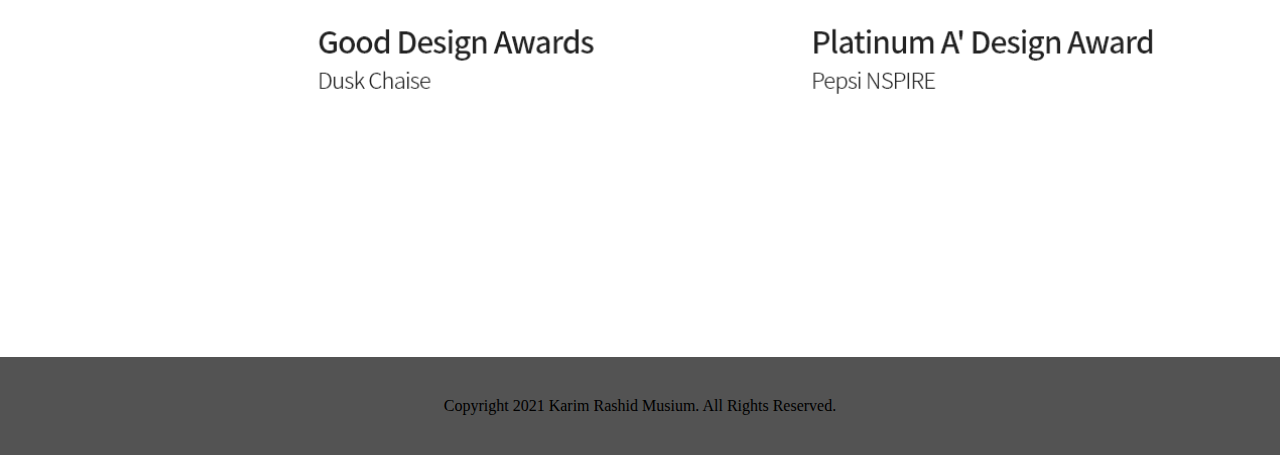
<file: sub05.html>
<!DOCTYPE html>
<html lang="ko" dir="ltr">
  <head>
    <meta charset="utf-8">
    <title>Karim Rashid Museum</title>
    <link rel="stylesheet" href="css/master.css">
  </head>

  <body>

    <header><a href="index.html"><img src="img/00_01_logo.png" alt="카림라시드 로고"></a></header>

    <nav>
      <div class="menu">
        <ul>
          <li><a href="sub01.html">소개</a></li>
          <li><a href="sub02.html">디자인</a></li>
          <li><a href="sub03.html">인터뷰</a></li>
          <li><a href="sub04.html">매니페스토</a></li>
          <li><a href="sub05.html">어워드</a></li>
        </ul>
      </div>

    </nav>

    <section>
      <div class="bg bg1_sub05">
          <span class="tit2"><img src="img/05_02_title.png" alt=""></span>
      </div>
      <div id="sub_contents_wrap6">
          <div id="sub_contents6">

<!--1영역-->
            <center>
              <br><br>
              <h1 class="sub_title6">세계 3대 디자인 어워드인<br>
                독일 레드닷, IF 그리고 미국의 IDEA를 비롯하여<br>
                300여 개 이상의 디자인상 수상
                <br><br><br>
                <p>카림 라시드는 3000개가 넘는 작품을 디자인 했으며 디자인상을 300개 이상 받았다.</p>
              <p>현재는 40여 국을 넘나들며 활발히 활동하고 있다. 라시드는 자신의 디자인을 “나의 디자인은 유기적인 디자인과 기하학적인 디자</p>
              <p>인이 결혼한 것 같다. 또한 기술과 재료가 촉감, 시각적으로 편안함, 그리고 기쁨을 전달할 수 있는 부드럽고 친숙한 유기적인 형태를</p>
              <p>가지기 위해결혼한 것과 같다.” 고 했다. 그의 대표적인 활동으로는 크리스토플(Christofle)과 뵈브클리코(Veuve Clicquot), 그리고</p>
              <p>알레시(Alessi)의 호화 디자인에서부터 Artemide사와Fabbian사의 전등, Asus사와 Samsung의 하이테크 제품, Marburg와</p>
              <p>Abet Laminati의외관 디자인, Citibank와 Sony Ericsson의 브랜드 아이덴티티, Method, ParisBaguette, Kenzo, Hugo Boss를</p>
              <p>위한 패키지 디자인까지 포함한다. 라시드의 대표적인 수상목록으로는 레드닷어워드(Red Dot award),</p>
              <p>Chicago athenaeum Good Designaward), 그리고 I.D. Magazine Annual Design Review와</p>
              <p>IDSA Industrial Design Excellence award에서 수상했다.</p>
            </h1>
              </center>
          <div class="contents6_wrap">




          </div>
      </div><!--100%영역-->
    </section>

    <footer>Copyright 2021 Karim Rashid Musium. All Rights Reserved.</footer>

  </body>
</html>
</file>
<file: css/master.css>
*{margin: 0;padding: 0;text-decoration: none;list-style: none;}
body{background-color: #292929;}
header{
  background-color: #292929;
  height: 97px;
  display: flex;
  justify-content: center;
  align-items: center;

}

nav{
 background-color: #E14E9D;
 height: 99px;
 display: flex;
 justify-content: center;
 align-items: center;}

.menu{
  width :1024px;
  display: flex;
  justify-content: center;}

.menu ul{list-style: none;}

.menu li{
 float: left;
 margin: 10px 72px;
 font-family: 'Noto Sans KR', sans-serif;
 font-size: 20px;
 font-weight: 500;}

.menu li > a {color: #FFFFFF;}
.menu li > a:hover{color:#292929}

.bg{
  height: 750px;
  background-size: cover;
  background-position: center;}

.bg1{background-image: url('../img/00_03_bg.png');}
.bg2{background-image: url('../img/00_05_bg.png');}
.bg3{background-image: url('../img/00_07_bg.png');}
.bg4{background-image: url('../img/00_09_bg.png');}
.bg5{background-image: url('../img/00_11_bg.png');}
.bg6{background-image: url('../img/00_13_bg.png');}

/*서브 레이아웃 공통*/
.bg1_sub01{background-image: url('../img/01_01_bg.png');}
.bg1_sub02{background-image: url('../img/02_01_bg.png');}
.bg1_sub03{background-image: url('../img/03_01_bg.png');}
.bg1_sub04{background-image: url('../img/04_01_bg.png');}
.bg1_sub05{background-image: url('../img/05_01_bg.png');}

.tit1{
  position: relative;
  display: inline-block;
  border: 0px solid red;
  height: 252px;
  left: 50%;
  top: 50%;
  transform: translateX(-95%)
  translateY(-50%);}

  .tit2{
    position: relative;
    display: inline-block;
    border: 0px solid red;
    height: 252px;
    left: 50%;
    top: 50%;
    transform: translateX(-50%)
    translateY(-50%);}

    .bg_ext{
      display: flex;
      justify-content: center;
      align-items: center;}

/*--rollover start---*/
.bg .bgwrap img{transform: scale(1);transition: 1s;}
.bg .bgwrap img:hover{transform: scale(1.1);transition: 1s;}
/*--rollover end---*/

/*--sub01 start--*/
.sub_tit{}
.sub_body{width: 100%; height:1711px;display: flex;justify-content: center;background-color: white;}
.sub_body_wrap{width: 1280px;background-image: url('../img/01_033_bg.png');
background-repeat: no-repeat;background-position: bottom;background-size: cover;}
.sub01_tit{border: 0px solid blue;position: relative;left: 144px;top: 280px;}
.sub01_copy{border: 0px solid red;position: relative;left: 144px;top: 350px;width: 1240px;font-family: 'Noto Sans KR', sans-serif;font-weight: 400;letter-spacing: -0.7px;font-size: 22px;color: #393939;line-height: 34px;}
/*--sub01 end--*/



/*서브 레이아웃 공통*/


#sub_contents_wrap {font-family: 'Noto Sans KR', sans-serif;width:100%; width: 100%; height:5011px;
display: flex;justify-content: center;background-color: white; }
#sub_contents_wrap #sub_contents {width:600px; margin:0 auto; margin-top:20px; margin-bottom:20px;
padding-top:20px; padding-bottom:20px;}
#sub_contents .sub_title1 {text-align: center; padding-top:
 80px;font-size:40px;  font-weight: 600;line-height:55px; color:#000; margin-bottom:89px;}

/*--sub02 start--*/
#sub_contents .sub_title2 {font-size:40px;  font-weight: 580;line-height:170px; color:#000; margin-bottom:60px; }
#sub_contents .contents2_wrap {width:100%; min-height:500px; }

.sub_title2 p {font-size:24px;
   font-weight:300;
   text-align: center;
   margin-top:8px;
   line-height: 19px;
   margin-bottom:18px;}

.contents2_wrap {
  width: 100%;
  margin: 0 auto;}

li{ float: left; padding: 0;margin: 0; vertical-align: top; font-size: 0; margin-bottom: 30px;}
ul li img { display: inline-block; box-shadow: 0px 0px 15px #c4c4c4; }
/*--sub02 end--*/

/*--sub03 start--*/

#sub_contents_wrap_03 {font-family: 'Noto Sans KR', sans-serif;width:100%; width: 100%; height:2720px;
display: flex;justify-content: center;background-color: white; }
#sub_contents_wrap_03 #sub_contents_03 {width:1290px; margin:0 auto; margin-top:20px; margin-bottom:20px;
padding-top:20px; padding-bottom:20px;}
#sub_contents_03 .sub_title1 {text-align: center; padding-top:80px;
  font-size:40px;  font-weight: 600;line-height:55px; color:#000; margin-bottom:89px;}

.contents3_wrap{padding-top: 190px;font-size: 25px; width: 1280px; height:800px; text-align:center;
background-repeat: no-repeat; background-position:top; background-size: cover;
margin-top:200px; background-image: url('../img/03_02.png'); }

/*--sub04 start--*/
.sub_tit{}
.sub04_body{width: 100%; height:1711px;display: flex;justify-content: center;background-color: white;}
.sub04_body_wrap{width: 1280px;background-image: url('../img/04_05.png');
background-repeat: no-repeat;background-position: bottom;background-size: cover;}
.sub01_tit{border: 0px solid blue;position: relative;left: 144px;top: 280px;}
.sub01_copy{border: 0px solid red;position: relative;left: 144px;top: 350px;width: 1240px;font-family: 'Noto Sans KR',
 sans-serif;font-weight: 400;letter-spacing: -0.7px;font-size: 22px;color: #393939;line-height: 34px;}
/*--sub04 end--*/

/*--sub05 start--*/
.sub_tit{}
.sub05_body{width: 100%; height:1711px;display: flex;justify-content: center;background-color: white;}
.sub05_body_wrap{width: 1280px;background-image: url('../img/05_02.png');
background-repeat: no-repeat;background-position: bottom;background-size: cover; }
.sub05_tit{border: 0px solid blue;position: relative;left: 144px;top: 280px;}
.sub05_copy{border: 0px solid red; position: relative; width: 1280px;font-family: 'Noto Sans KR',
 sans-serif;font-weight: 400;letter-spacing: -0.7px;font-size: 22px;color: #393939;line-height: 34px;}
/*--sub05 end--*/


/*--sub06 start--*/
#sub_contents_wrap6 {font-family: 'Noto Sans KR', sans-serif;width:100%; width: 100%; height:5811px;
display: flex;justify-content: center;background-color: white; }
#sub_contents_wrap6 #sub_contents6 {width:1290px; margin:0 auto; margin-top:20px; margin-bottom:20px;
padding-top:20px; padding-bottom:20px;}
#sub_contents6 .sub_title1 {text-align: center; padding-top:
 80px;font-size:40px;  font-weight: 600;line-height:55px; color:#000; margin-bottom:89px;}

#sub_contents6 .sub_title6 { font-size:30px;  font-weight: 580;line-height:35px; color:#000; margin-bottom:160px; }
#sub_contents6 .contents6_wrap {width:100%; min-height:500px; }

.sub_title6 p {font-size:20px;
   font-weight:300;
   text-align: center;
   margin-top:8px;
   line-height: 15px;
   margin-bottom:15px;}

.contents6_wrap {
  height: 4900px;
  width: 100%;
  margin: 0 auto;}
  .contents6_wrap{width: 1280px;background-image: url('../img/05_03.png');
  background-repeat: no-repeat;background-position: bottom;background-size: cover; }
/*--sub06 end--*/




footer{  height: 98px;
  width: 100%;
  background-color: #535353;
  display: flex;
  justify-content: center;
  align-items: center;}
</file>
